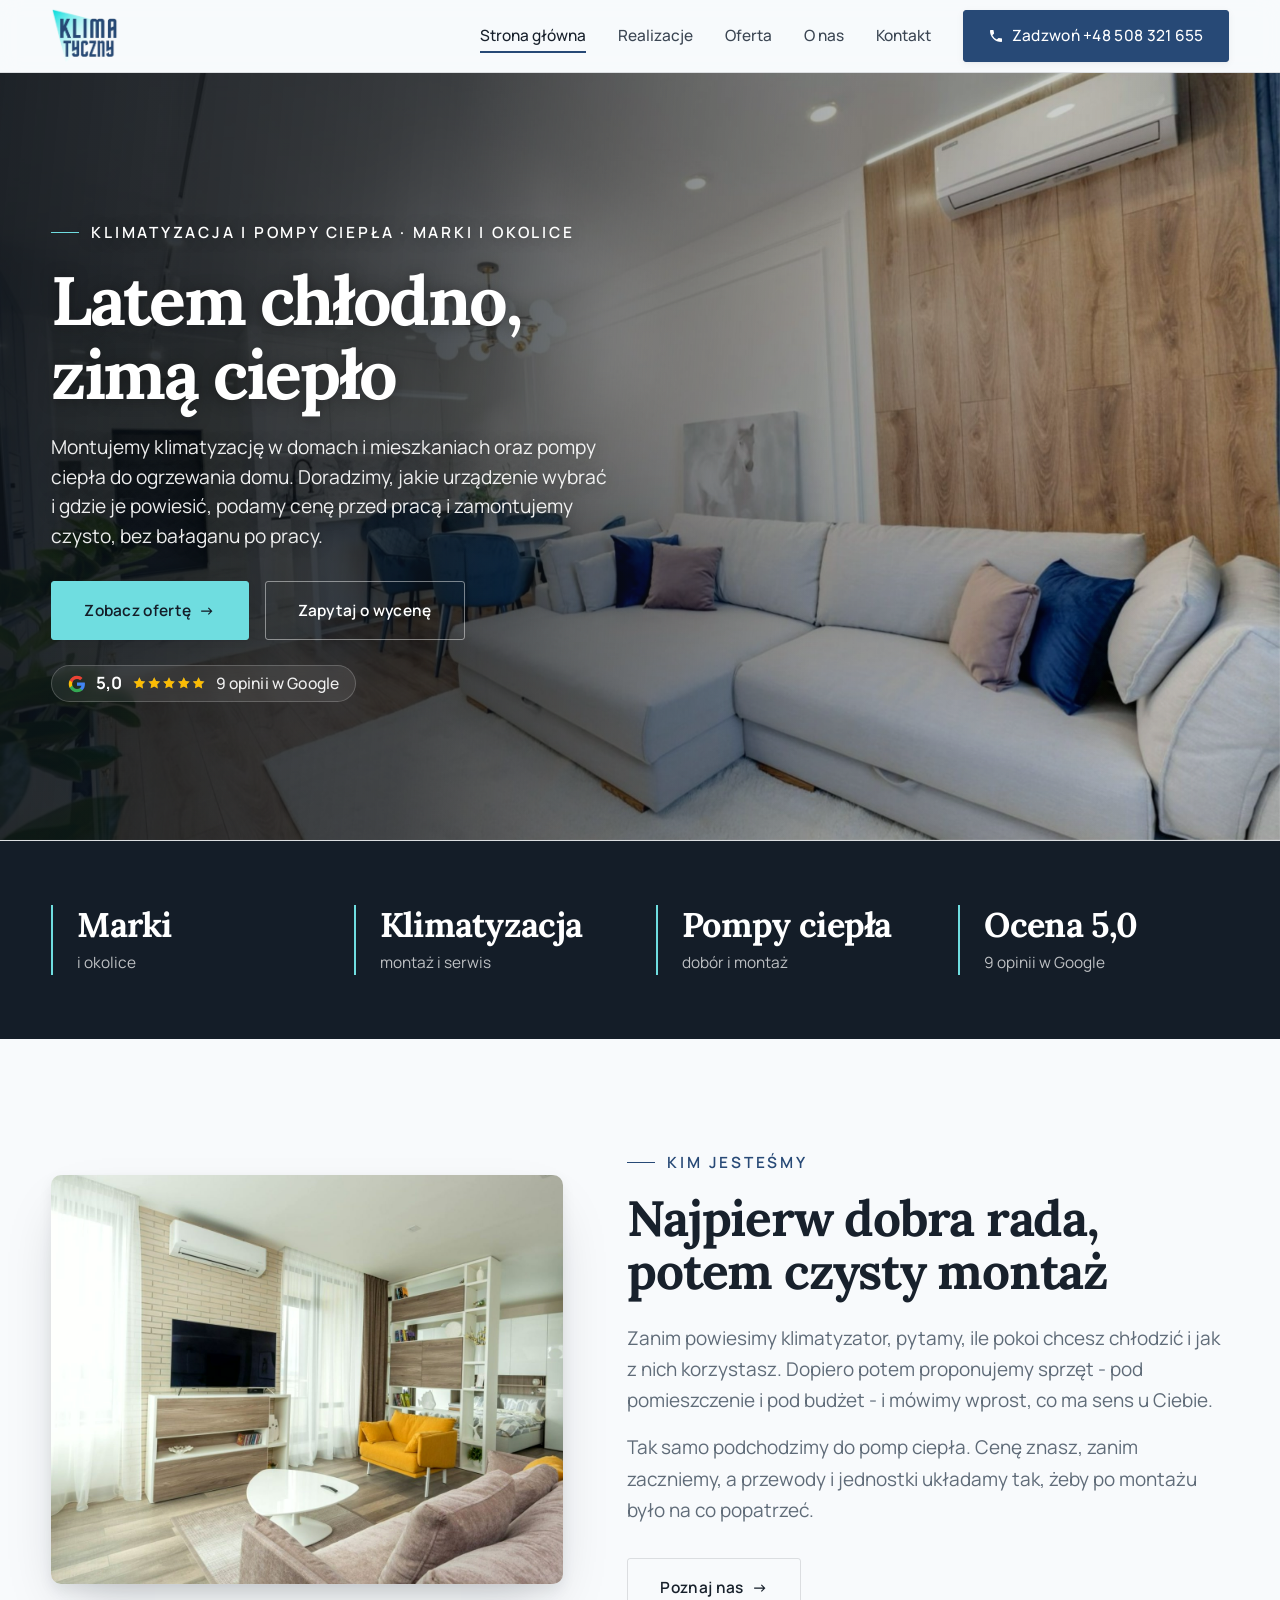
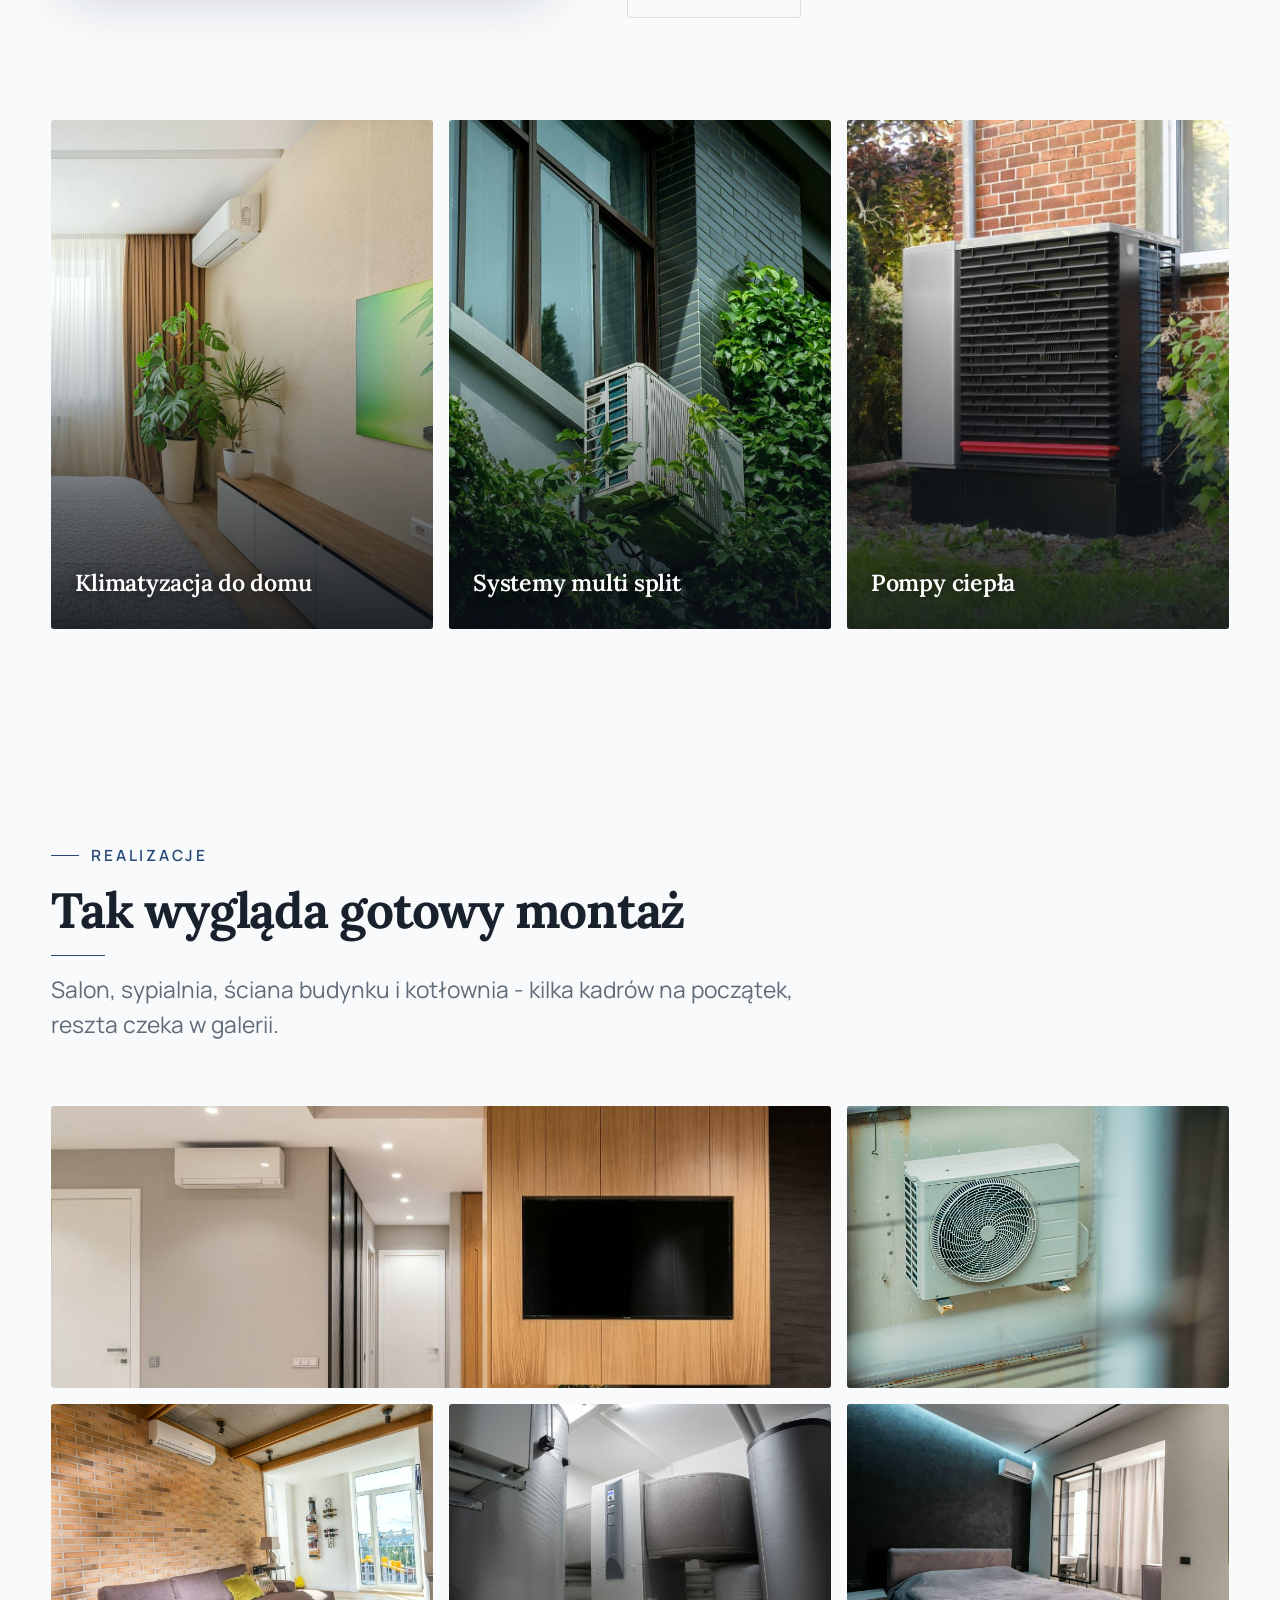
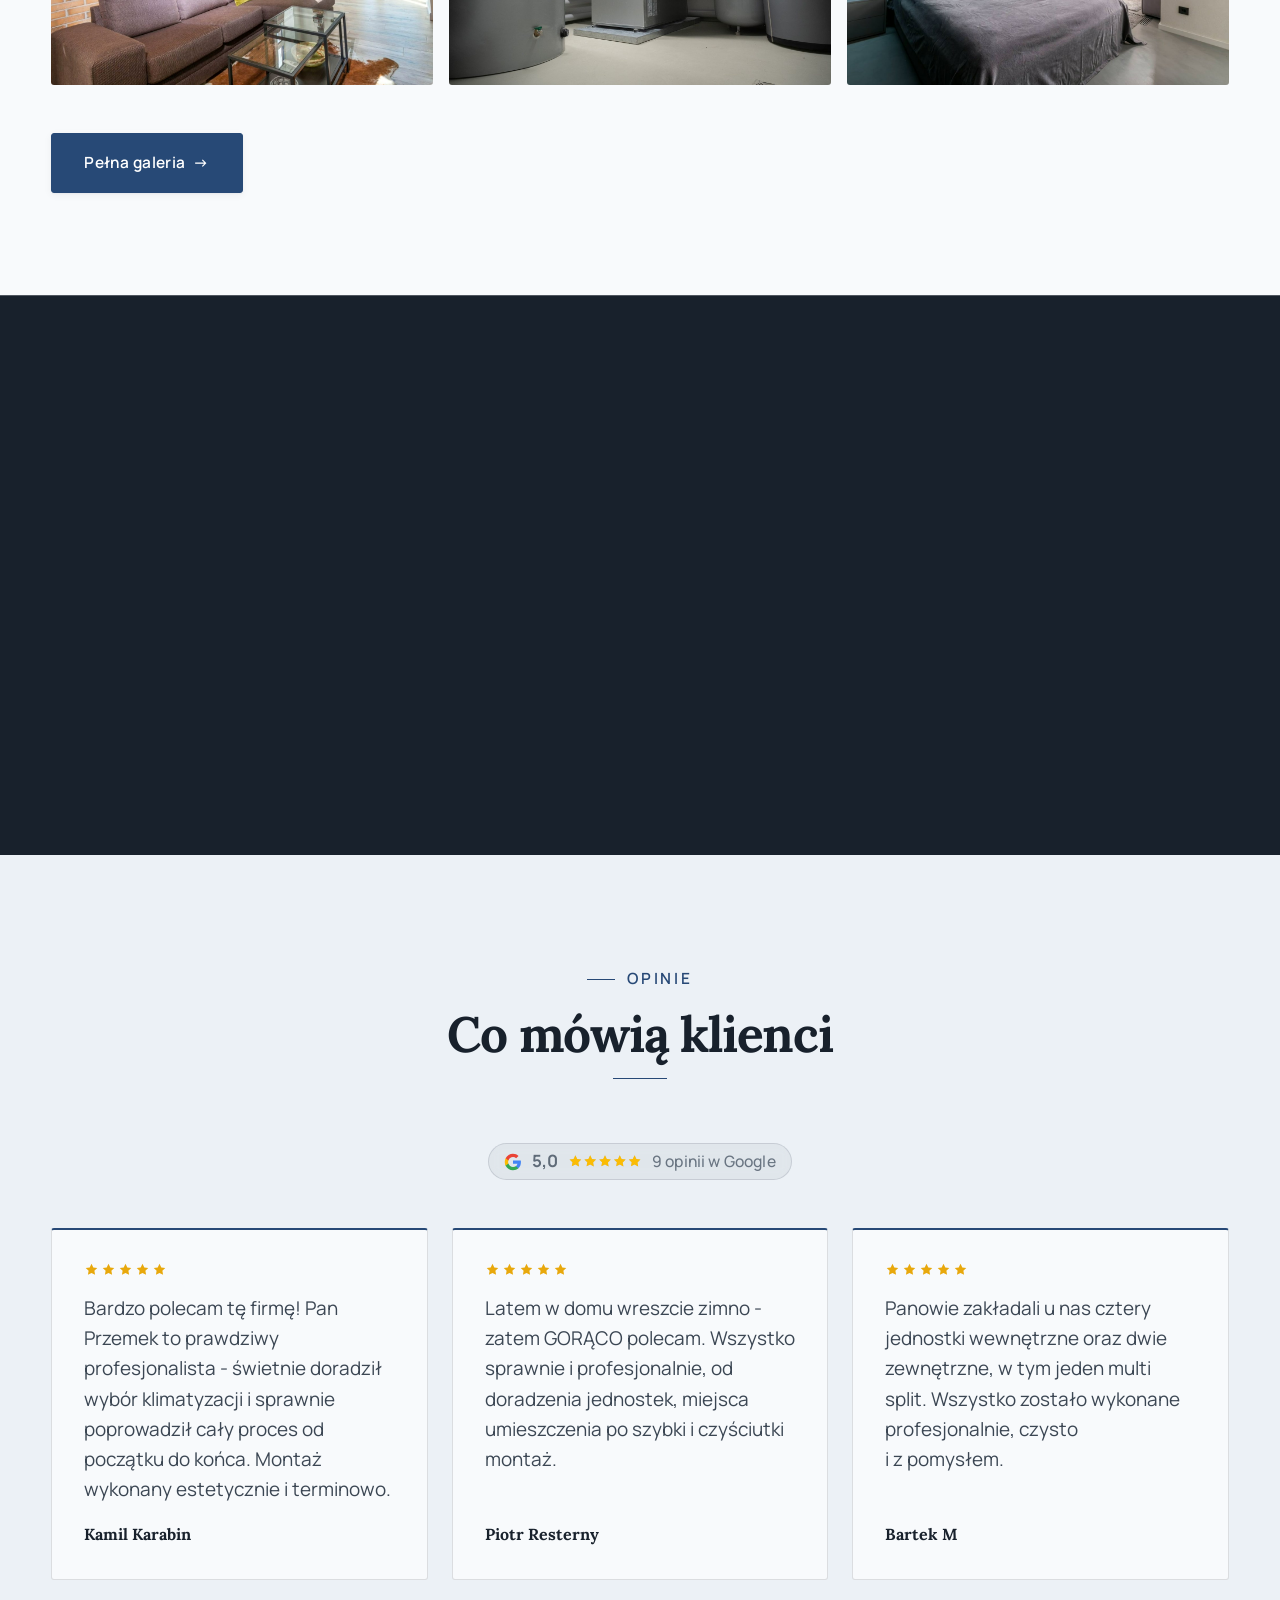
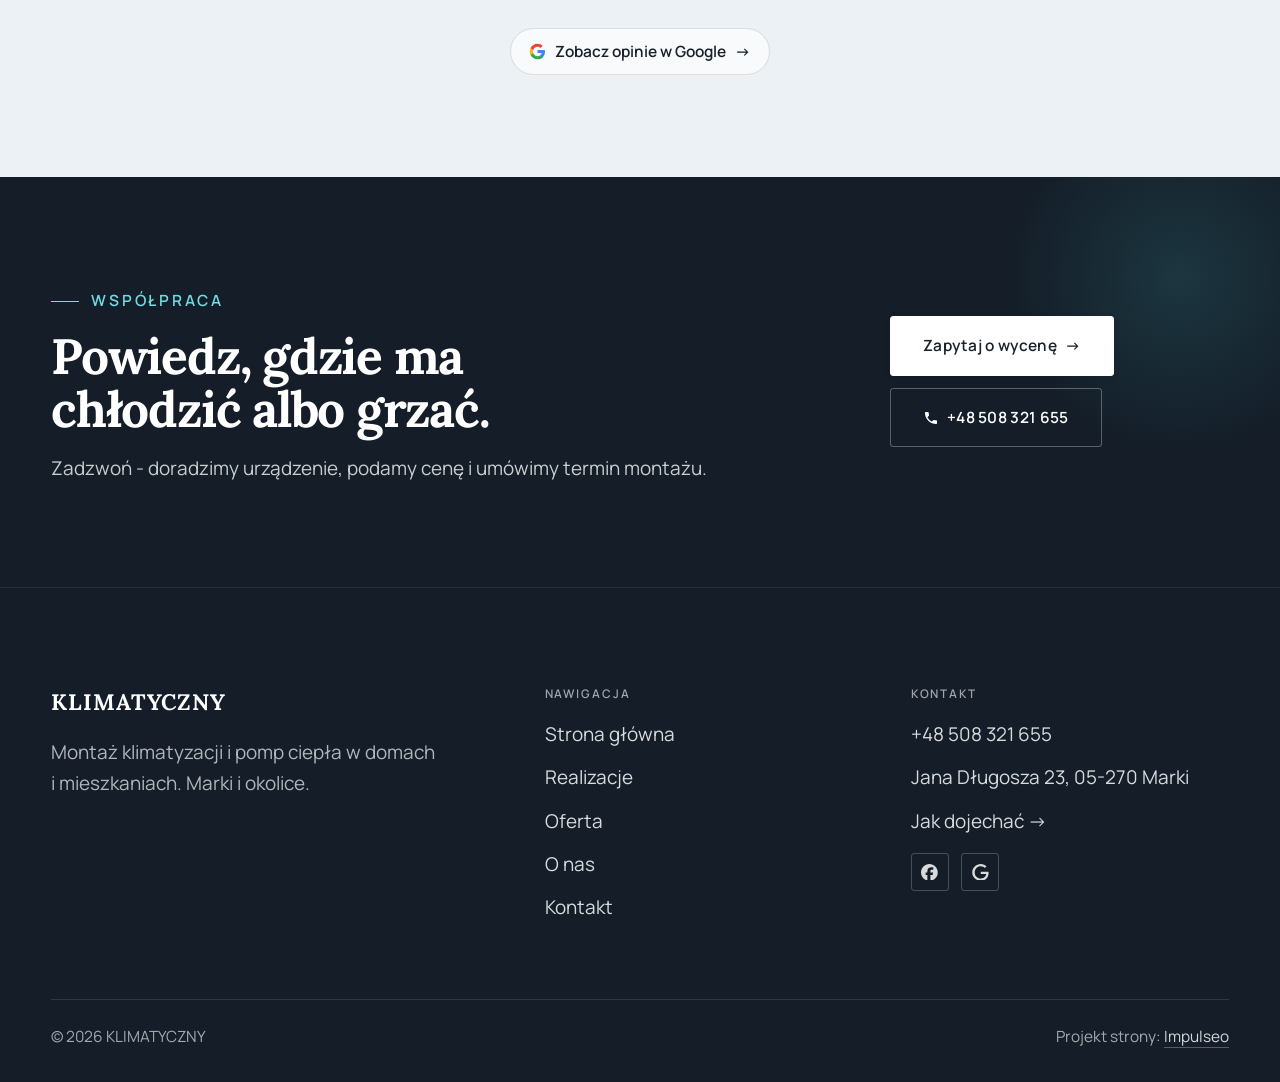
<file: index.html>
<!DOCTYPE html>
<html lang="pl">
<head>
<meta charset="UTF-8">
<meta name="viewport" content="width=device-width, initial-scale=1.0">
<title>KLIMATYCZNY - Klimatyzacja i pompy ciepła · Marki</title>
<meta name="description" content="KLIMATYCZNY - montaż klimatyzacji i pomp ciepła w domach i mieszkaniach, Marki i okolice. Dobór urządzeń, systemy multi split, przeglądy. Ocena 5,0 w Google. Zadzwoń: 508 321 655.">
<link rel="canonical" href="https://impulseo-pl.github.io/klimatyczny/">
<meta name="robots" content="noindex, nofollow">
<meta property="og:type" content="website">
<meta property="og:locale" content="pl_PL">
<meta property="og:site_name" content="KLIMATYCZNY">
<meta property="og:title" content="KLIMATYCZNY - Klimatyzacja i pompy ciepła · Marki">
<meta property="og:description" content="KLIMATYCZNY - montaż klimatyzacji i pomp ciepła w domach i mieszkaniach, Marki i okolice. Dobór urządzeń, systemy multi split, przeglądy. Ocena 5,0 w Google. Zadzwoń: 508 321 655.">
<meta property="og:url" content="https://impulseo-pl.github.io/klimatyczny/">
<meta property="og:image" content="https://impulseo-pl.github.io/klimatyczny/img/og.jpg">
<meta property="og:image:width" content="1200">
<meta property="og:image:height" content="630">
<meta name="twitter:card" content="summary_large_image">
<script type="application/ld+json">{"@context": "https://schema.org", "@type": "LocalBusiness", "name": "KLIMATYCZNY", "url": "https://impulseo-pl.github.io/klimatyczny/", "telephone": "+48508321655", "image": "https://impulseo-pl.github.io/klimatyczny/img/og.jpg", "areaServed": "Marki", "address": {"@type": "PostalAddress", "streetAddress": "Jana Długosza 23", "postalCode": "05-270", "addressLocality": "Marki", "addressCountry": "PL"}, "sameAs": ["https://maps.google.com/?cid=7568874003656651085&g_mp=Cidnb29nbGUubWFwcy5wbGFjZXMudjEuUGxhY2VzLlNlYXJjaFRleHQQAhgEIAA", "https://www.facebook.com/p/KlimaTyczny-100090193793547/"]}</script>
<link rel="preconnect" href="https://fonts.googleapis.com">
<link rel="preconnect" href="https://fonts.gstatic.com" crossorigin>
<link href="https://fonts.googleapis.com/css2?family=Lora:wght@500;600;700&family=Manrope:wght@400;500;600;700&display=swap" rel="stylesheet">
<link rel="preload" as="image" href="img/hero.jpg" fetchpriority="high">
<link rel="stylesheet" href="assets/styles.css?v=20261126">
</head>
<body>

<header class="nav">
  <div class="wrap nav-inner">
    <a class="brand brand-has-logo" href="index.html" aria-label="KLIMATYCZNY - strona główna"><img class="brand-logo" src="img/logo.png" alt="KLIMATYCZNY" width="587" height="493"></a>
    <nav class="nav-links" id="menu">
      <a href="index.html" class="active" aria-current="page">Strona główna</a>
      <a href="realizacje.html">Realizacje</a>
      <a href="oferta.html">Oferta</a>
      <a href="o-nas.html">O nas</a>
      <a href="kontakt.html">Kontakt</a>
      <a href="tel:+48508321655" class="btn btn-accent"><svg class="ico-tel" width="16" height="16" viewBox="0 0 24 24" fill="none" aria-hidden="true"><path d="M6.6 10.8a15.5 15.5 0 0 0 6.6 6.6l2.2-2.2a1 1 0 0 1 1-.24 11.4 11.4 0 0 0 3.6.58 1 1 0 0 1 1 1V20a1 1 0 0 1-1 1A17 17 0 0 1 3 4a1 1 0 0 1 1-1h3.5a1 1 0 0 1 1 1c0 1.25.2 2.46.58 3.6a1 1 0 0 1-.25 1l-2.23 2.2Z" fill="currentColor"/></svg> Zadzwoń +48 508 321 655</a>
    </nav>
    <button class="nav-toggle" aria-label="Menu" aria-controls="menu"><span></span><span></span><span></span></button>
  </div>
</header>

<section class="hero-cine">
  <img src="img/hero.jpg" alt="Jasny salon z klimatyzatorem na drewnianej ścianie" fetchpriority="high">
  <div class="wrap">
    <div class="hero-copy">
      <span class="eyebrow"><span>Klimatyzacja i pompy ciepła<span class="eb-sep"> · </span><span class="eb-2">Marki i okolice</span></span></span>
      <h1>Latem chłodno,<br>zimą ciepło</h1>
      <p class="lead">Montujemy klimatyzację w domach i mieszkaniach oraz pompy ciepła do ogrzewania domu. Doradzimy, jakie urządzenie wybrać i gdzie je powiesić, podamy cenę przed pracą i zamontujemy czysto, bez bałaganu po pracy.</p>
      <div class="hero-actions">
        <a href="oferta.html" class="btn btn-cool">Zobacz ofertę <span class="arr">→</span></a>
        <a href="kontakt.html" class="btn btn-ghost btn-on-dark">Zapytaj o wycenę</a>
      </div>
      <div class="hero-trust"><span class="g-badge"><svg class="gb-ico" viewBox="0 0 24 24" width="18" height="18" aria-hidden="true"><path fill="#4285F4" d="M22.56 12.25c0-.78-.07-1.53-.2-2.25H12v4.26h5.92c-.26 1.37-1.04 2.53-2.21 3.31v2.77h3.57c2.08-1.92 3.28-4.74 3.28-8.09z"/><path fill="#34A853" d="M12 23c2.97 0 5.46-.98 7.28-2.66l-3.57-2.77c-.98.66-2.23 1.06-3.71 1.06-2.86 0-5.29-1.93-6.16-4.53H2.18v2.84C3.99 20.53 7.7 23 12 23z"/><path fill="#FBBC05" d="M5.84 14.09c-.22-.66-.35-1.36-.35-2.09s.13-1.43.35-2.09V7.07H2.18C1.43 8.55 1 10.22 1 12s.43 3.45 1.18 4.93l2.85-2.22.81-.62z"/><path fill="#EA4335" d="M12 5.38c1.62 0 3.06.56 4.21 1.64l3.15-3.15C17.45 2.09 14.97 1 12 1 7.7 1 3.99 3.47 2.18 7.07l3.66 2.84c.87-2.6 3.3-4.53 6.16-4.53z"/></svg><b class="gb-ocena">5,0</b><svg class="gb-stars" viewBox="0 0 90 18" width="74" height="14.8" aria-hidden="true"><g fill="currentColor" opacity=".26"><path transform="translate(0,0)" d="M9 1.6l2.2 4.46 4.92.72-3.56 3.47.84 4.9L9 12.74l-4.4 2.31.84-4.9L1.88 6.68l4.92-.72L9 1.6Z"/><path transform="translate(18,0)" d="M9 1.6l2.2 4.46 4.92.72-3.56 3.47.84 4.9L9 12.74l-4.4 2.31.84-4.9L1.88 6.68l4.92-.72L9 1.6Z"/><path transform="translate(36,0)" d="M9 1.6l2.2 4.46 4.92.72-3.56 3.47.84 4.9L9 12.74l-4.4 2.31.84-4.9L1.88 6.68l4.92-.72L9 1.6Z"/><path transform="translate(54,0)" d="M9 1.6l2.2 4.46 4.92.72-3.56 3.47.84 4.9L9 12.74l-4.4 2.31.84-4.9L1.88 6.68l4.92-.72L9 1.6Z"/><path transform="translate(72,0)" d="M9 1.6l2.2 4.46 4.92.72-3.56 3.47.84 4.9L9 12.74l-4.4 2.31.84-4.9L1.88 6.68l4.92-.72L9 1.6Z"/></g><clipPath id="gs-hero"><rect x="0" y="0" width="90.0" height="18"/></clipPath><g fill="#FBBC04" clip-path="url(#gs-hero)"><path transform="translate(0,0)" d="M9 1.6l2.2 4.46 4.92.72-3.56 3.47.84 4.9L9 12.74l-4.4 2.31.84-4.9L1.88 6.68l4.92-.72L9 1.6Z"/><path transform="translate(18,0)" d="M9 1.6l2.2 4.46 4.92.72-3.56 3.47.84 4.9L9 12.74l-4.4 2.31.84-4.9L1.88 6.68l4.92-.72L9 1.6Z"/><path transform="translate(36,0)" d="M9 1.6l2.2 4.46 4.92.72-3.56 3.47.84 4.9L9 12.74l-4.4 2.31.84-4.9L1.88 6.68l4.92-.72L9 1.6Z"/><path transform="translate(54,0)" d="M9 1.6l2.2 4.46 4.92.72-3.56 3.47.84 4.9L9 12.74l-4.4 2.31.84-4.9L1.88 6.68l4.92-.72L9 1.6Z"/><path transform="translate(72,0)" d="M9 1.6l2.2 4.46 4.92.72-3.56 3.47.84 4.9L9 12.74l-4.4 2.31.84-4.9L1.88 6.68l4.92-.72L9 1.6Z"/></g></svg><span class="gb-txt">9 opinii w Google</span></span></div>
    </div>
  </div>
</section>
<section class="strip">
  <div class="wrap">
    <div class="item reveal"><div class="k">Marki</div><div class="v">i okolice</div></div>
    <div class="item reveal"><div class="k">Klimatyzacja</div><div class="v">montaż i serwis</div></div>
    <div class="item reveal"><div class="k">Pompy ciepła</div><div class="v">dobór i montaż</div></div>
    <div class="item reveal"><div class="k">Ocena 5,0</div><div class="v">9 opinii w Google</div></div>
  </div>
</section>
<section>
  <div class="wrap split">
    <div class="split-art reveal"><img src="img/about.jpg" alt="Salon z klimatyzatorem nad telewizorem"></div>
    <div class="split-copy reveal">
      <span class="eyebrow">Kim jesteśmy</span>
      <h2>Najpierw dobra rada, potem czysty montaż</h2>
      <p class="muted">Zanim powiesimy klimatyzator, pytamy, ile pokoi chcesz chłodzić i jak z nich korzystasz. Dopiero potem proponujemy sprzęt - pod pomieszczenie i pod budżet - i mówimy wprost, co ma sens u Ciebie.</p>
      <p class="muted">Tak samo podchodzimy do pomp ciepła. Cenę znasz, zanim zaczniemy, a przewody i jednostki układamy tak, żeby po montażu było na co popatrzeć.</p>
      <a href="o-nas.html" class="btn btn-ghost">Poznaj nas <span class="arr">→</span></a>
    </div>
  </div>
</section>
<section class="gateways-band">
  <div class="wrap">
    <div class="gateways">
      <a href="oferta.html" class="gateway reveal"><img src="img/g3.jpg" alt="Klimatyzator ścienny w sypialni" loading="lazy" style="object-position:100% 50%"><span class="g-ttl">Klimatyzacja do domu</span></a>
      <a href="oferta.html" class="gateway reveal"><img src="img/g4.jpg" alt="Jednostka zewnętrzna klimatyzacji na elewacji porośniętej bluszczem" loading="lazy" style="object-position:72% 50%"><span class="g-ttl">Systemy multi split</span></a>
      <a href="oferta.html" class="gateway reveal"><img src="img/g11.jpg" alt="Pompa ciepła przy ceglanym domu" loading="lazy" style="object-position:56% 50%"><span class="g-ttl">Pompy ciepła</span></a>
    </div>
  </div>
</section>
<section>
  <div class="wrap">
    <div class="head reveal">
      <span class="eyebrow">Realizacje</span>
      <h2>Tak wygląda gotowy montaż</h2>
      <p>Salon, sypialnia, ściana budynku i kotłownia - kilka kadrów na początek, reszta czeka w galerii.</p>
    </div>
    <div class="gallery">
      <div class="tile t-two3 pos-g9 reveal"><img src="img/g9.jpg" alt="Klimatyzator ścienny w salonie z drewnianą zabudową" loading="lazy"><div class="cap">Salon z zabudową z drewna</div></div>
      <div class="tile t-third reveal"><img src="img/g1.jpg" alt="Jednostka zewnętrzna klimatyzacji na ścianie budynku" loading="lazy"><div class="cap">Agregat na ścianie budynku</div></div>
      <div class="tile t-third pos-top-l reveal"><img src="img/g8.jpg" alt="Klimatyzator w salonie z ceglaną ścianą" loading="lazy"><div class="cap">Mieszkanie z cegłą na ścianie</div></div>
      <div class="tile t-third reveal"><img src="img/g12.jpg" alt="Pompa ciepła i zasobniki w pomieszczeniu technicznym" loading="lazy"><div class="cap">Kotłownia z pompą ciepła</div></div>
      <div class="tile t-third pos-g7 reveal"><img src="img/g7.jpg" alt="Klimatyzator ścienny w ciemnej sypialni" loading="lazy"><div class="cap">Sypialnia w ciemnych kolorach</div></div>
    </div>
    <div class="gallery-more reveal"><a href="realizacje.html" class="btn btn-accent">Pełna galeria <span class="arr">→</span></a></div>
  </div>
</section>
<section class="stopklatka" aria-hidden="true">
  <div class="stk-bg" style="background-image:url(img/g5.jpg)"></div>
</section>
<section class="opinie">
  <div class="wrap">
    <div class="head center reveal">
      <span class="eyebrow">Opinie</span>
      <h2>Co mówią klienci</h2>
    </div>
    <p class="op-meta reveal"><span class="g-badge"><svg class="gb-ico" viewBox="0 0 24 24" width="18" height="18" aria-hidden="true"><path fill="#4285F4" d="M22.56 12.25c0-.78-.07-1.53-.2-2.25H12v4.26h5.92c-.26 1.37-1.04 2.53-2.21 3.31v2.77h3.57c2.08-1.92 3.28-4.74 3.28-8.09z"/><path fill="#34A853" d="M12 23c2.97 0 5.46-.98 7.28-2.66l-3.57-2.77c-.98.66-2.23 1.06-3.71 1.06-2.86 0-5.29-1.93-6.16-4.53H2.18v2.84C3.99 20.53 7.7 23 12 23z"/><path fill="#FBBC05" d="M5.84 14.09c-.22-.66-.35-1.36-.35-2.09s.13-1.43.35-2.09V7.07H2.18C1.43 8.55 1 10.22 1 12s.43 3.45 1.18 4.93l2.85-2.22.81-.62z"/><path fill="#EA4335" d="M12 5.38c1.62 0 3.06.56 4.21 1.64l3.15-3.15C17.45 2.09 14.97 1 12 1 7.7 1 3.99 3.47 2.18 7.07l3.66 2.84c.87-2.6 3.3-4.53 6.16-4.53z"/></svg><b class="gb-ocena">5,0</b><svg class="gb-stars" viewBox="0 0 90 18" width="74" height="14.8" aria-hidden="true"><g fill="currentColor" opacity=".26"><path transform="translate(0,0)" d="M9 1.6l2.2 4.46 4.92.72-3.56 3.47.84 4.9L9 12.74l-4.4 2.31.84-4.9L1.88 6.68l4.92-.72L9 1.6Z"/><path transform="translate(18,0)" d="M9 1.6l2.2 4.46 4.92.72-3.56 3.47.84 4.9L9 12.74l-4.4 2.31.84-4.9L1.88 6.68l4.92-.72L9 1.6Z"/><path transform="translate(36,0)" d="M9 1.6l2.2 4.46 4.92.72-3.56 3.47.84 4.9L9 12.74l-4.4 2.31.84-4.9L1.88 6.68l4.92-.72L9 1.6Z"/><path transform="translate(54,0)" d="M9 1.6l2.2 4.46 4.92.72-3.56 3.47.84 4.9L9 12.74l-4.4 2.31.84-4.9L1.88 6.68l4.92-.72L9 1.6Z"/><path transform="translate(72,0)" d="M9 1.6l2.2 4.46 4.92.72-3.56 3.47.84 4.9L9 12.74l-4.4 2.31.84-4.9L1.88 6.68l4.92-.72L9 1.6Z"/></g><clipPath id="gs-opinie"><rect x="0" y="0" width="90.0" height="18"/></clipPath><g fill="#FBBC04" clip-path="url(#gs-opinie)"><path transform="translate(0,0)" d="M9 1.6l2.2 4.46 4.92.72-3.56 3.47.84 4.9L9 12.74l-4.4 2.31.84-4.9L1.88 6.68l4.92-.72L9 1.6Z"/><path transform="translate(18,0)" d="M9 1.6l2.2 4.46 4.92.72-3.56 3.47.84 4.9L9 12.74l-4.4 2.31.84-4.9L1.88 6.68l4.92-.72L9 1.6Z"/><path transform="translate(36,0)" d="M9 1.6l2.2 4.46 4.92.72-3.56 3.47.84 4.9L9 12.74l-4.4 2.31.84-4.9L1.88 6.68l4.92-.72L9 1.6Z"/><path transform="translate(54,0)" d="M9 1.6l2.2 4.46 4.92.72-3.56 3.47.84 4.9L9 12.74l-4.4 2.31.84-4.9L1.88 6.68l4.92-.72L9 1.6Z"/><path transform="translate(72,0)" d="M9 1.6l2.2 4.46 4.92.72-3.56 3.47.84 4.9L9 12.74l-4.4 2.31.84-4.9L1.88 6.68l4.92-.72L9 1.6Z"/></g></svg><span class="gb-txt">9 opinii w Google</span></span></p>
    <div class="opinie-grid">
      <figure class="op-card reveal"><span class="op-star" role="img" aria-label="Ocena: 5 na 5"><svg class="ico-star" width="15" height="15" viewBox="0 0 24 24" aria-hidden="true"><path d="M12 2.8l2.85 5.8 6.4.93-4.63 4.5 1.1 6.37L12 17.4l-5.72 3 1.1-6.37-4.63-4.5 6.4-.93L12 2.8Z" fill="currentColor"/></svg><svg class="ico-star" width="15" height="15" viewBox="0 0 24 24" aria-hidden="true"><path d="M12 2.8l2.85 5.8 6.4.93-4.63 4.5 1.1 6.37L12 17.4l-5.72 3 1.1-6.37-4.63-4.5 6.4-.93L12 2.8Z" fill="currentColor"/></svg><svg class="ico-star" width="15" height="15" viewBox="0 0 24 24" aria-hidden="true"><path d="M12 2.8l2.85 5.8 6.4.93-4.63 4.5 1.1 6.37L12 17.4l-5.72 3 1.1-6.37-4.63-4.5 6.4-.93L12 2.8Z" fill="currentColor"/></svg><svg class="ico-star" width="15" height="15" viewBox="0 0 24 24" aria-hidden="true"><path d="M12 2.8l2.85 5.8 6.4.93-4.63 4.5 1.1 6.37L12 17.4l-5.72 3 1.1-6.37-4.63-4.5 6.4-.93L12 2.8Z" fill="currentColor"/></svg><svg class="ico-star" width="15" height="15" viewBox="0 0 24 24" aria-hidden="true"><path d="M12 2.8l2.85 5.8 6.4.93-4.63 4.5 1.1 6.37L12 17.4l-5.72 3 1.1-6.37-4.63-4.5 6.4-.93L12 2.8Z" fill="currentColor"/></svg></span><blockquote>Bardzo polecam tę firmę! Pan Przemek to prawdziwy profesjonalista - świetnie doradził wybór klimatyzacji i sprawnie poprowadził cały proces od początku do końca. Montaż wykonany estetycznie i terminowo.</blockquote><figcaption class="op-autor">Kamil Karabin</figcaption></figure>
      <figure class="op-card reveal"><span class="op-star" role="img" aria-label="Ocena: 5 na 5"><svg class="ico-star" width="15" height="15" viewBox="0 0 24 24" aria-hidden="true"><path d="M12 2.8l2.85 5.8 6.4.93-4.63 4.5 1.1 6.37L12 17.4l-5.72 3 1.1-6.37-4.63-4.5 6.4-.93L12 2.8Z" fill="currentColor"/></svg><svg class="ico-star" width="15" height="15" viewBox="0 0 24 24" aria-hidden="true"><path d="M12 2.8l2.85 5.8 6.4.93-4.63 4.5 1.1 6.37L12 17.4l-5.72 3 1.1-6.37-4.63-4.5 6.4-.93L12 2.8Z" fill="currentColor"/></svg><svg class="ico-star" width="15" height="15" viewBox="0 0 24 24" aria-hidden="true"><path d="M12 2.8l2.85 5.8 6.4.93-4.63 4.5 1.1 6.37L12 17.4l-5.72 3 1.1-6.37-4.63-4.5 6.4-.93L12 2.8Z" fill="currentColor"/></svg><svg class="ico-star" width="15" height="15" viewBox="0 0 24 24" aria-hidden="true"><path d="M12 2.8l2.85 5.8 6.4.93-4.63 4.5 1.1 6.37L12 17.4l-5.72 3 1.1-6.37-4.63-4.5 6.4-.93L12 2.8Z" fill="currentColor"/></svg><svg class="ico-star" width="15" height="15" viewBox="0 0 24 24" aria-hidden="true"><path d="M12 2.8l2.85 5.8 6.4.93-4.63 4.5 1.1 6.37L12 17.4l-5.72 3 1.1-6.37-4.63-4.5 6.4-.93L12 2.8Z" fill="currentColor"/></svg></span><blockquote>Latem w domu wreszcie zimno - zatem GORĄCO polecam. Wszystko sprawnie i profesjonalnie, od doradzenia jednostek, miejsca umieszczenia po szybki i czyściutki montaż.</blockquote><figcaption class="op-autor">Piotr Resterny</figcaption></figure>
      <figure class="op-card reveal"><span class="op-star" role="img" aria-label="Ocena: 5 na 5"><svg class="ico-star" width="15" height="15" viewBox="0 0 24 24" aria-hidden="true"><path d="M12 2.8l2.85 5.8 6.4.93-4.63 4.5 1.1 6.37L12 17.4l-5.72 3 1.1-6.37-4.63-4.5 6.4-.93L12 2.8Z" fill="currentColor"/></svg><svg class="ico-star" width="15" height="15" viewBox="0 0 24 24" aria-hidden="true"><path d="M12 2.8l2.85 5.8 6.4.93-4.63 4.5 1.1 6.37L12 17.4l-5.72 3 1.1-6.37-4.63-4.5 6.4-.93L12 2.8Z" fill="currentColor"/></svg><svg class="ico-star" width="15" height="15" viewBox="0 0 24 24" aria-hidden="true"><path d="M12 2.8l2.85 5.8 6.4.93-4.63 4.5 1.1 6.37L12 17.4l-5.72 3 1.1-6.37-4.63-4.5 6.4-.93L12 2.8Z" fill="currentColor"/></svg><svg class="ico-star" width="15" height="15" viewBox="0 0 24 24" aria-hidden="true"><path d="M12 2.8l2.85 5.8 6.4.93-4.63 4.5 1.1 6.37L12 17.4l-5.72 3 1.1-6.37-4.63-4.5 6.4-.93L12 2.8Z" fill="currentColor"/></svg><svg class="ico-star" width="15" height="15" viewBox="0 0 24 24" aria-hidden="true"><path d="M12 2.8l2.85 5.8 6.4.93-4.63 4.5 1.1 6.37L12 17.4l-5.72 3 1.1-6.37-4.63-4.5 6.4-.93L12 2.8Z" fill="currentColor"/></svg></span><blockquote>Panowie zakładali u nas cztery jednostki wewnętrzne oraz dwie zewnętrzne, w tym jeden multi split. Wszystko zostało wykonane profesjonalnie, czysto i z pomysłem.</blockquote><figcaption class="op-autor">Bartek M</figcaption></figure>
    </div>
    <p class="op-meta op-meta-dol reveal"><a class="op-google" href="https://maps.google.com/?cid=7568874003656651085&amp;g_mp=Cidnb29nbGUubWFwcy5wbGFjZXMudjEuUGxhY2VzLlNlYXJjaFRleHQQAhgEIAA" target="_blank" rel="noopener"><svg class="op-g-ico" viewBox="0 0 24 24" width="17" height="17" aria-hidden="true"><path fill="#4285F4" d="M22.56 12.25c0-.78-.07-1.53-.2-2.25H12v4.26h5.92c-.26 1.37-1.04 2.53-2.21 3.31v2.77h3.57c2.08-1.92 3.28-4.74 3.28-8.09z"/><path fill="#34A853" d="M12 23c2.97 0 5.46-.98 7.28-2.66l-3.57-2.77c-.98.66-2.23 1.06-3.71 1.06-2.86 0-5.29-1.93-6.16-4.53H2.18v2.84C3.99 20.53 7.7 23 12 23z"/><path fill="#FBBC05" d="M5.84 14.09c-.22-.66-.35-1.36-.35-2.09s.13-1.43.35-2.09V7.07H2.18C1.43 8.55 1 10.22 1 12s.43 3.45 1.18 4.93l2.85-2.22.81-.62z"/><path fill="#EA4335" d="M12 5.38c1.62 0 3.06.56 4.21 1.64l3.15-3.15C17.45 2.09 14.97 1 12 1 7.7 1 3.99 3.47 2.18 7.07l3.66 2.84c.87-2.6 3.3-4.53 6.16-4.53z"/></svg><span>Zobacz opinie w Google</span><span class="arr">→</span></a></p>
  </div>
</section>
<section class="cta">
  <div class="wrap">
    <div class="reveal">
      <span class="eyebrow">Współpraca</span>
      <h2>Powiedz, gdzie ma chłodzić albo grzać.</h2>
      <p>Zadzwoń - doradzimy urządzenie, podamy cenę i umówimy termin montażu.</p>
    </div>
    <div class="cta-actions reveal">
      <a href="kontakt.html" class="btn btn-light">Zapytaj o wycenę <span class="arr">→</span></a>
      <a href="tel:+48508321655" class="btn btn-ghost btn-on-dark"><svg class="ico-tel" width="16" height="16" viewBox="0 0 24 24" fill="none" aria-hidden="true"><path d="M6.6 10.8a15.5 15.5 0 0 0 6.6 6.6l2.2-2.2a1 1 0 0 1 1-.24 11.4 11.4 0 0 0 3.6.58 1 1 0 0 1 1 1V20a1 1 0 0 1-1 1A17 17 0 0 1 3 4a1 1 0 0 1 1-1h3.5a1 1 0 0 1 1 1c0 1.25.2 2.46.58 3.6a1 1 0 0 1-.25 1l-2.23 2.2Z" fill="currentColor"/></svg> +48 508 321 655</a>
    </div>
  </div>
</section>

<footer>
  <div class="wrap">
    <div class="foot-grid">
      <div class="foot-brand">
        <div class="name">KLIMATYCZNY</div>
        <p>Montaż klimatyzacji i pomp ciepła w domach i mieszkaniach. Marki i okolice.</p>
      </div>
      <div class="foot-col">
        <h4>Nawigacja</h4>
        <a href="index.html">Strona główna</a>
        <a href="realizacje.html">Realizacje</a>
        <a href="oferta.html">Oferta</a>
        <a href="o-nas.html">O nas</a>
        <a href="kontakt.html">Kontakt</a>
      </div>
      <div class="foot-col">
        <h4>Kontakt</h4>
        <a href="tel:+48508321655">+48 508 321 655</a>
        <p>Jana Długosza 23, 05-270 Marki</p>
        <a href="https://maps.google.com/?cid=7568874003656651085&amp;g_mp=Cidnb29nbGUubWFwcy5wbGFjZXMudjEuUGxhY2VzLlNlYXJjaFRleHQQAhgEIAA" target="_blank" rel="noopener">Jak dojechać →</a>
        <div class="foot-soc">
          <a class="soc" href="https://www.facebook.com/p/KlimaTyczny-100090193793547/" target="_blank" rel="noopener" aria-label="Facebook - KLIMATYCZNY"><svg viewBox="0 0 24 24" aria-hidden="true" focusable="false"><path d="M9.101 23.691v-7.98H6.627v-3.667h2.474v-1.58c0-4.085 1.848-5.978 5.858-5.978.401 0 .955.042 1.468.103a8.68 8.68 0 0 1 1.141.195v3.325a8.623 8.623 0 0 0-.653-.036 26.805 26.805 0 0 0-.733-.009c-.707 0-1.259.096-1.675.309a1.686 1.686 0 0 0-.679.622c-.258.42-.374.995-.374 1.752v1.297h3.919l-.386 2.103-.287 1.564h-3.246v8.245C19.396 23.238 24 18.179 24 12.044c0-6.627-5.373-12-12-12s-12 5.373-12 12c0 5.628 3.874 10.35 9.101 11.647Z" fill="currentColor"/></svg></a>
          <a class="soc" href="https://maps.google.com/?cid=7568874003656651085&amp;g_mp=Cidnb29nbGUubWFwcy5wbGFjZXMudjEuUGxhY2VzLlNlYXJjaFRleHQQAhgEIAA" target="_blank" rel="noopener" aria-label="Google - KLIMATYCZNY"><svg viewBox="0 0 24 24" aria-hidden="true" focusable="false"><path d="M12.48 10.92v3.28h7.84c-.24 1.84-.853 3.187-1.787 4.133-1.147 1.147-2.933 2.4-6.053 2.4-4.827 0-8.6-3.893-8.6-8.72s3.773-8.72 8.6-8.72c2.6 0 4.507 1.027 5.907 2.347l2.307-2.307C18.747 1.44 16.133 0 12.48 0 5.867 0 .307 5.387.307 12s5.56 12 12.173 12c3.573 0 6.267-1.173 8.373-3.36 2.16-2.16 2.84-5.213 2.84-7.667 0-.76-.053-1.467-.173-2.053H12.48z" fill="currentColor"/></svg></a>
        </div>
      </div>
    </div>
    <div class="foot-bot">
      <span>© 2026 KLIMATYCZNY</span>
      <span>Projekt strony: <a class="foot-credit" href="https://impulseo.pl" target="_blank" rel="noopener">Impulseo</a></span>
    </div>
  </div>
</footer>
<div class="sticky-call"><a class="sc-call" href="tel:+48508321655"><svg class="ico-tel" width="16" height="16" viewBox="0 0 24 24" fill="none" aria-hidden="true"><path d="M6.6 10.8a15.5 15.5 0 0 0 6.6 6.6l2.2-2.2a1 1 0 0 1 1-.24 11.4 11.4 0 0 0 3.6.58 1 1 0 0 1 1 1V20a1 1 0 0 1-1 1A17 17 0 0 1 3 4a1 1 0 0 1 1-1h3.5a1 1 0 0 1 1 1c0 1.25.2 2.46.58 3.6a1 1 0 0 1-.25 1l-2.23 2.2Z" fill="currentColor"/></svg> Zadzwoń</a><a class="sc-quote" href="kontakt.html">Wycena</a></div>
<div class="demo-wazne" data-do="2026-11-02" data-cykl="3" hidden><svg class="dw-ico" width="13" height="13" viewBox="0 0 24 24" fill="none" aria-hidden="true"><circle cx="12" cy="12" r="8.6" stroke="currentColor" stroke-width="1.8"/><path d="M12 7.2V12l3.3 2" stroke="currentColor" stroke-width="1.8" stroke-linecap="round"/></svg><span class="dw-txt"></span></div>

<script src="assets/main.js?v=20261126"></script>
</body>
</html>
</file>
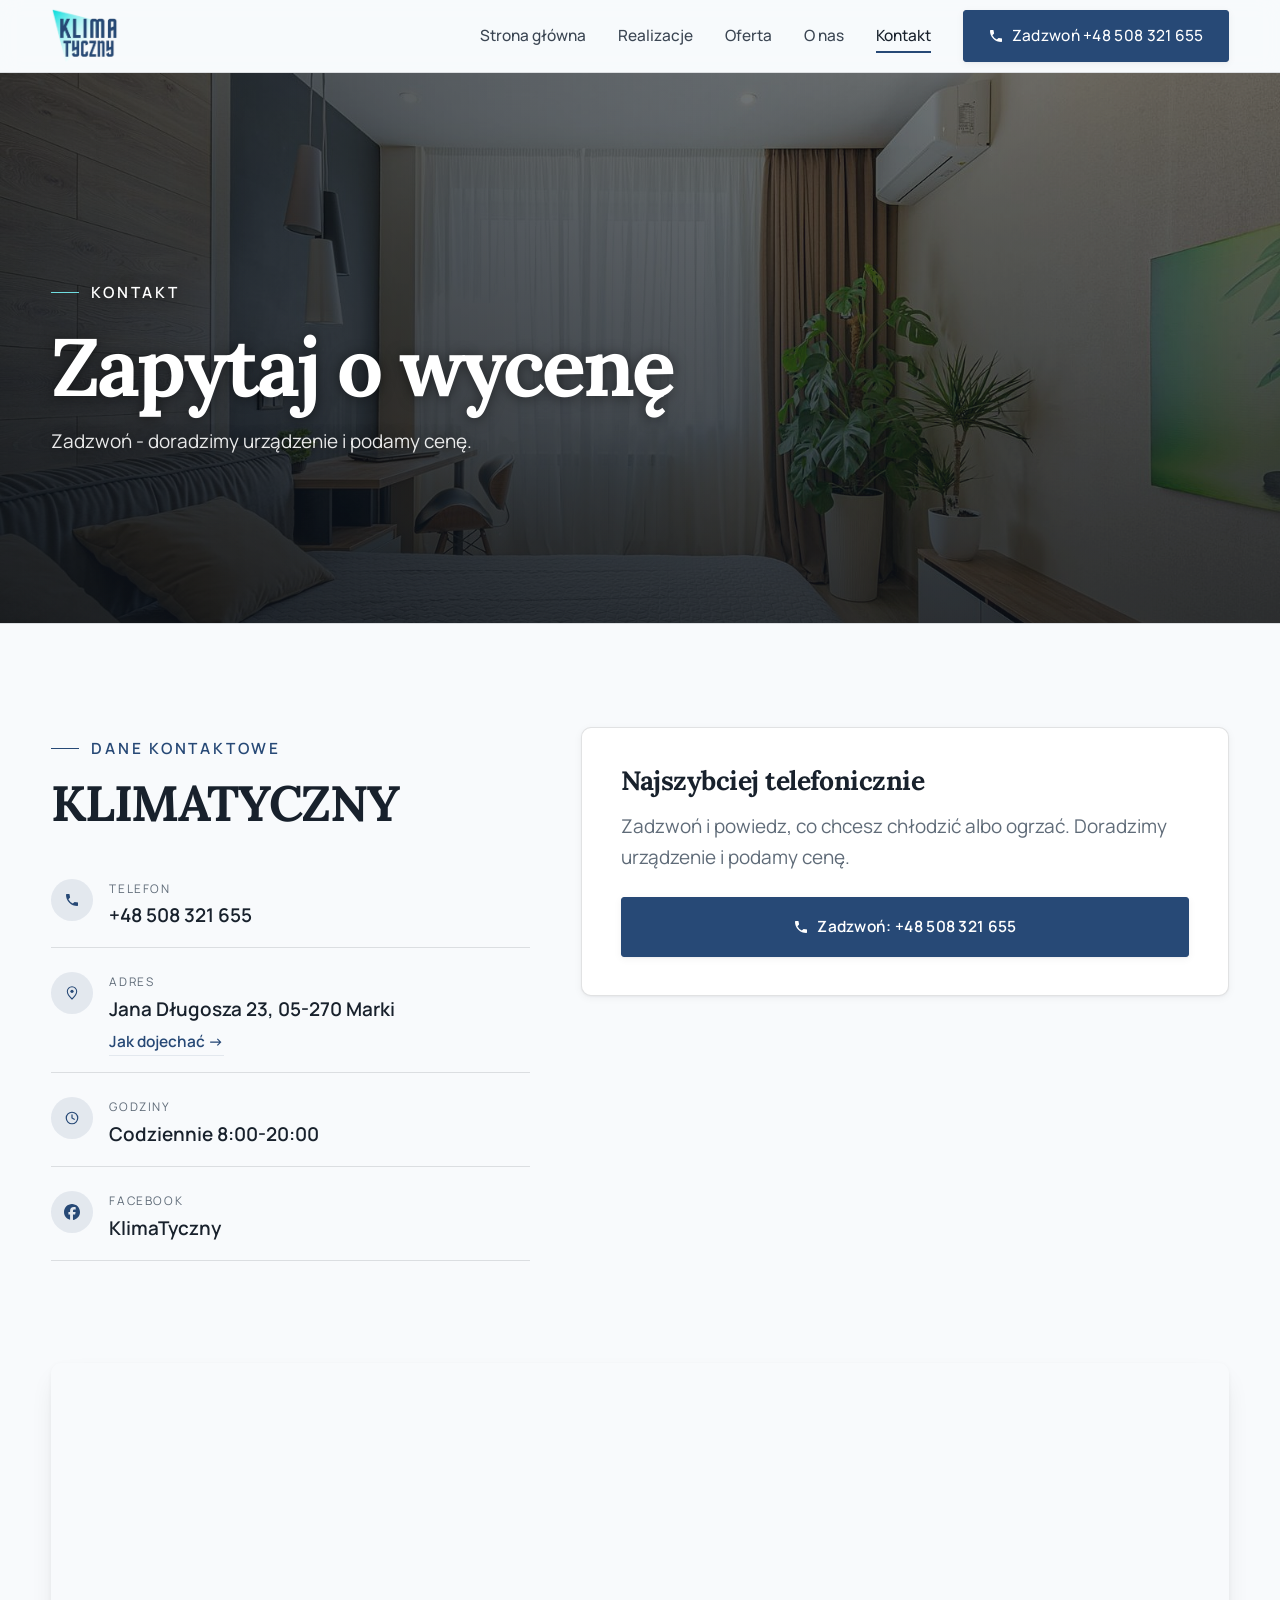
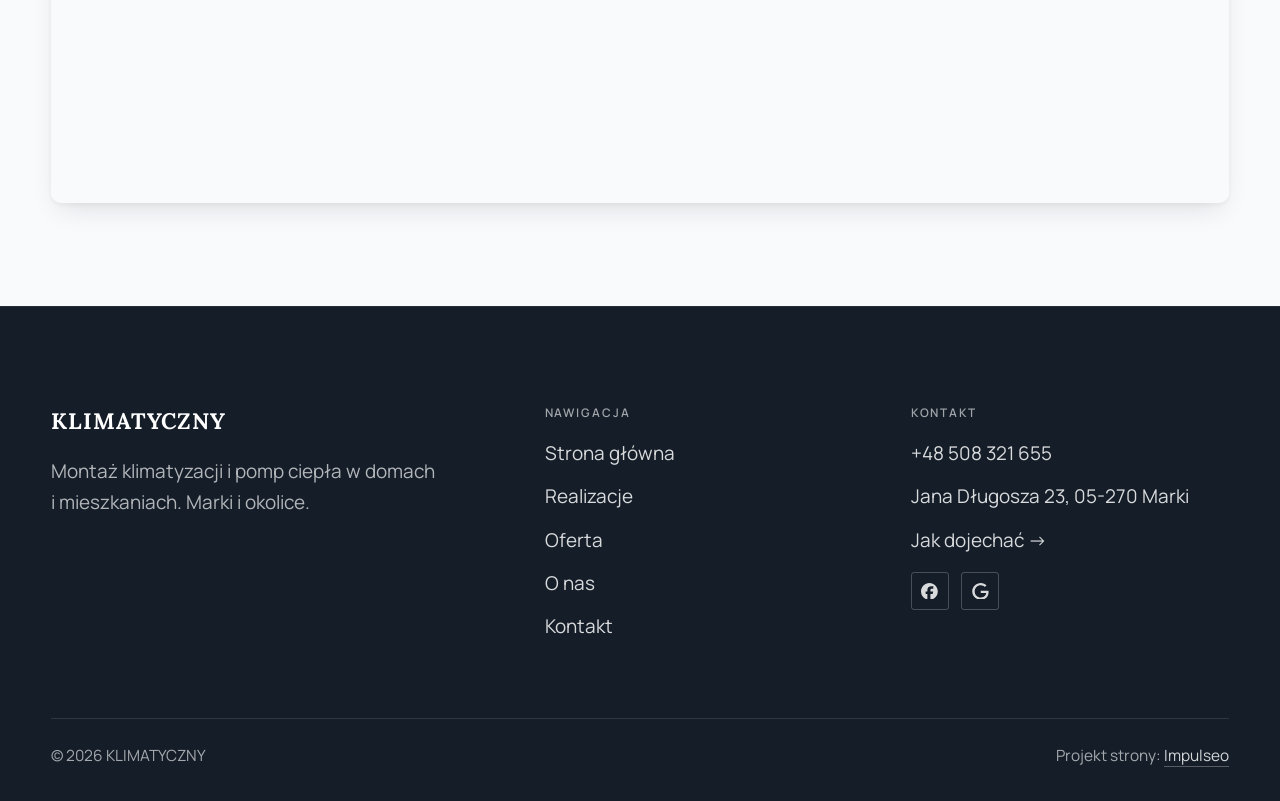
<file: kontakt.html>
<!DOCTYPE html>
<html lang="pl">
<head>
<meta charset="UTF-8">
<meta name="viewport" content="width=device-width, initial-scale=1.0">
<title>Kontakt - KLIMATYCZNY</title>
<meta name="description" content="Kontakt z KLIMATYCZNY: telefon +48 508 321 655, Jana Długosza 23, 05-270 Marki. Codziennie 8:00-20:00. Zadzwoń po wycenę klimatyzacji lub pompy ciepła.">
<link rel="canonical" href="https://impulseo-pl.github.io/klimatyczny/kontakt.html">
<meta name="robots" content="noindex, nofollow">
<meta property="og:type" content="website">
<meta property="og:locale" content="pl_PL">
<meta property="og:site_name" content="KLIMATYCZNY">
<meta property="og:title" content="Kontakt - KLIMATYCZNY">
<meta property="og:description" content="Kontakt z KLIMATYCZNY: telefon +48 508 321 655, Jana Długosza 23, 05-270 Marki. Codziennie 8:00-20:00. Zadzwoń po wycenę klimatyzacji lub pompy ciepła.">
<meta property="og:url" content="https://impulseo-pl.github.io/klimatyczny/kontakt.html">
<meta property="og:image" content="https://impulseo-pl.github.io/klimatyczny/img/og.jpg">
<meta property="og:image:width" content="1200">
<meta property="og:image:height" content="630">
<meta name="twitter:card" content="summary_large_image">
<link rel="preconnect" href="https://fonts.googleapis.com">
<link rel="preconnect" href="https://fonts.gstatic.com" crossorigin>
<link href="https://fonts.googleapis.com/css2?family=Lora:wght@500;600;700&family=Manrope:wght@400;500;600;700&display=swap" rel="stylesheet">
<link rel="stylesheet" href="assets/styles.css?v=20261126">
</head>
<body>

<header class="nav">
  <div class="wrap nav-inner">
    <a class="brand brand-has-logo" href="index.html" aria-label="KLIMATYCZNY - strona główna"><img class="brand-logo" src="img/logo.png" alt="KLIMATYCZNY" width="587" height="493"></a>
    <nav class="nav-links" id="menu">
      <a href="index.html">Strona główna</a>
      <a href="realizacje.html">Realizacje</a>
      <a href="oferta.html">Oferta</a>
      <a href="o-nas.html">O nas</a>
      <a href="kontakt.html" class="active" aria-current="page">Kontakt</a>
      <a href="tel:+48508321655" class="btn btn-accent"><svg class="ico-tel" width="16" height="16" viewBox="0 0 24 24" fill="none" aria-hidden="true"><path d="M6.6 10.8a15.5 15.5 0 0 0 6.6 6.6l2.2-2.2a1 1 0 0 1 1-.24 11.4 11.4 0 0 0 3.6.58 1 1 0 0 1 1 1V20a1 1 0 0 1-1 1A17 17 0 0 1 3 4a1 1 0 0 1 1-1h3.5a1 1 0 0 1 1 1c0 1.25.2 2.46.58 3.6a1 1 0 0 1-.25 1l-2.23 2.2Z" fill="currentColor"/></svg> Zadzwoń +48 508 321 655</a>
    </nav>
    <button class="nav-toggle" aria-label="Menu" aria-controls="menu"><span></span><span></span><span></span></button>
  </div>
</header>

<section class="pagehead">
  <img src="img/g3.jpg" alt="Sypialnia z klimatyzatorem ściennym" style="object-position:50% 38%">
  <div class="wrap">
    <span class="eyebrow">Kontakt</span>
    <h1>Zapytaj o wycenę</h1>
    <p>Zadzwoń - doradzimy urządzenie i podamy cenę.</p>
  </div>
</section>
<section>
  <div class="wrap contact-grid">
    <div class="reveal">
      <span class="eyebrow">Dane kontaktowe</span>
      <h2>KLIMATYCZNY</h2>
      <div class="info-list">
        <div class="info-row"><div class="ic"><svg class="ico-tel" width="16" height="16" viewBox="0 0 24 24" fill="none" aria-hidden="true"><path d="M6.6 10.8a15.5 15.5 0 0 0 6.6 6.6l2.2-2.2a1 1 0 0 1 1-.24 11.4 11.4 0 0 0 3.6.58 1 1 0 0 1 1 1V20a1 1 0 0 1-1 1A17 17 0 0 1 3 4a1 1 0 0 1 1-1h3.5a1 1 0 0 1 1 1c0 1.25.2 2.46.58 3.6a1 1 0 0 1-.25 1l-2.23 2.2Z" fill="currentColor"/></svg></div><div><div class="lbl">Telefon</div><a class="val" href="tel:+48508321655">+48 508 321 655</a></div></div>
        <div class="info-row"><div class="ic"><svg class="ico-pin" width="16" height="16" viewBox="0 0 24 24" fill="none" aria-hidden="true"><path d="M12 21s7-6.1 7-11.5A7 7 0 0 0 5 9.5C5 14.9 12 21 12 21Z" stroke="currentColor" stroke-width="1.6" fill="none"/><circle cx="12" cy="9.5" r="2.4" fill="currentColor"/></svg></div><div><div class="lbl">Adres</div><div class="val">Jana Długosza 23, 05-270 Marki</div><a class="sub" href="https://maps.google.com/?cid=7568874003656651085&amp;g_mp=Cidnb29nbGUubWFwcy5wbGFjZXMudjEuUGxhY2VzLlNlYXJjaFRleHQQAhgEIAA" target="_blank" rel="noopener">Jak dojechać →</a></div></div>
        <div class="info-row"><div class="ic"><svg class="ico-zegar" width="16" height="16" viewBox="0 0 24 24" fill="none" aria-hidden="true"><circle cx="12" cy="12" r="8.6" stroke="currentColor" stroke-width="1.8"/><path d="M12 7.2V12l3.3 2" stroke="currentColor" stroke-width="1.8" stroke-linecap="round"/></svg></div><div><div class="lbl">Godziny</div><div class="val">Codziennie 8:00-20:00</div></div></div>
        <div class="info-row"><div class="ic"><svg width="16" height="16" viewBox="0 0 24 24" aria-hidden="true" focusable="false"><path d="M9.101 23.691v-7.98H6.627v-3.667h2.474v-1.58c0-4.085 1.848-5.978 5.858-5.978.401 0 .955.042 1.468.103a8.68 8.68 0 0 1 1.141.195v3.325a8.623 8.623 0 0 0-.653-.036 26.805 26.805 0 0 0-.733-.009c-.707 0-1.259.096-1.675.309a1.686 1.686 0 0 0-.679.622c-.258.42-.374.995-.374 1.752v1.297h3.919l-.386 2.103-.287 1.564h-3.246v8.245C19.396 23.238 24 18.179 24 12.044c0-6.627-5.373-12-12-12s-12 5.373-12 12c0 5.628 3.874 10.35 9.101 11.647Z" fill="currentColor"/></svg></div><div><div class="lbl">Facebook</div><a class="val" href="https://www.facebook.com/p/KlimaTyczny-100090193793547/" target="_blank" rel="noopener">KlimaTyczny</a></div></div>
      </div>
    </div>
    <div class="reveal">
      <div class="form">
        <h3>Najszybciej telefonicznie</h3>
        <p class="muted">Zadzwoń i powiedz, co chcesz chłodzić albo ogrzać. Doradzimy urządzenie i podamy cenę.</p>
        <a href="tel:+48508321655" class="btn btn-accent"><svg class="ico-tel" width="16" height="16" viewBox="0 0 24 24" fill="none" aria-hidden="true"><path d="M6.6 10.8a15.5 15.5 0 0 0 6.6 6.6l2.2-2.2a1 1 0 0 1 1-.24 11.4 11.4 0 0 0 3.6.58 1 1 0 0 1 1 1V20a1 1 0 0 1-1 1A17 17 0 0 1 3 4a1 1 0 0 1 1-1h3.5a1 1 0 0 1 1 1c0 1.25.2 2.46.58 3.6a1 1 0 0 1-.25 1l-2.23 2.2Z" fill="currentColor"/></svg> Zadzwoń: +48 508 321 655</a>
      </div>
    </div>
  </div>
</section>
<section class="map-sec">
  <div class="wrap reveal">
    <iframe class="map" title="KLIMATYCZNY - Jana Długosza 23, Marki" src="https://maps.google.com/maps?q=KLIMATYCZNY%2C%20Jana%20D%C5%82ugosza%2023%2C%2005-270%20Marki&amp;z=15&amp;output=embed" loading="lazy" referrerpolicy="no-referrer-when-downgrade"></iframe>
  </div>
</section>

<footer>
  <div class="wrap">
    <div class="foot-grid">
      <div class="foot-brand">
        <div class="name">KLIMATYCZNY</div>
        <p>Montaż klimatyzacji i pomp ciepła w domach i mieszkaniach. Marki i okolice.</p>
      </div>
      <div class="foot-col">
        <h4>Nawigacja</h4>
        <a href="index.html">Strona główna</a>
        <a href="realizacje.html">Realizacje</a>
        <a href="oferta.html">Oferta</a>
        <a href="o-nas.html">O nas</a>
        <a href="kontakt.html">Kontakt</a>
      </div>
      <div class="foot-col">
        <h4>Kontakt</h4>
        <a href="tel:+48508321655">+48 508 321 655</a>
        <p>Jana Długosza 23, 05-270 Marki</p>
        <a href="https://maps.google.com/?cid=7568874003656651085&amp;g_mp=Cidnb29nbGUubWFwcy5wbGFjZXMudjEuUGxhY2VzLlNlYXJjaFRleHQQAhgEIAA" target="_blank" rel="noopener">Jak dojechać →</a>
        <div class="foot-soc">
          <a class="soc" href="https://www.facebook.com/p/KlimaTyczny-100090193793547/" target="_blank" rel="noopener" aria-label="Facebook - KLIMATYCZNY"><svg viewBox="0 0 24 24" aria-hidden="true" focusable="false"><path d="M9.101 23.691v-7.98H6.627v-3.667h2.474v-1.58c0-4.085 1.848-5.978 5.858-5.978.401 0 .955.042 1.468.103a8.68 8.68 0 0 1 1.141.195v3.325a8.623 8.623 0 0 0-.653-.036 26.805 26.805 0 0 0-.733-.009c-.707 0-1.259.096-1.675.309a1.686 1.686 0 0 0-.679.622c-.258.42-.374.995-.374 1.752v1.297h3.919l-.386 2.103-.287 1.564h-3.246v8.245C19.396 23.238 24 18.179 24 12.044c0-6.627-5.373-12-12-12s-12 5.373-12 12c0 5.628 3.874 10.35 9.101 11.647Z" fill="currentColor"/></svg></a>
          <a class="soc" href="https://maps.google.com/?cid=7568874003656651085&amp;g_mp=Cidnb29nbGUubWFwcy5wbGFjZXMudjEuUGxhY2VzLlNlYXJjaFRleHQQAhgEIAA" target="_blank" rel="noopener" aria-label="Google - KLIMATYCZNY"><svg viewBox="0 0 24 24" aria-hidden="true" focusable="false"><path d="M12.48 10.92v3.28h7.84c-.24 1.84-.853 3.187-1.787 4.133-1.147 1.147-2.933 2.4-6.053 2.4-4.827 0-8.6-3.893-8.6-8.72s3.773-8.72 8.6-8.72c2.6 0 4.507 1.027 5.907 2.347l2.307-2.307C18.747 1.44 16.133 0 12.48 0 5.867 0 .307 5.387.307 12s5.56 12 12.173 12c3.573 0 6.267-1.173 8.373-3.36 2.16-2.16 2.84-5.213 2.84-7.667 0-.76-.053-1.467-.173-2.053H12.48z" fill="currentColor"/></svg></a>
        </div>
      </div>
    </div>
    <div class="foot-bot">
      <span>© 2026 KLIMATYCZNY</span>
      <span>Projekt strony: <a class="foot-credit" href="https://impulseo.pl" target="_blank" rel="noopener">Impulseo</a></span>
    </div>
  </div>
</footer>
<div class="sticky-call"><a class="sc-call" href="tel:+48508321655"><svg class="ico-tel" width="16" height="16" viewBox="0 0 24 24" fill="none" aria-hidden="true"><path d="M6.6 10.8a15.5 15.5 0 0 0 6.6 6.6l2.2-2.2a1 1 0 0 1 1-.24 11.4 11.4 0 0 0 3.6.58 1 1 0 0 1 1 1V20a1 1 0 0 1-1 1A17 17 0 0 1 3 4a1 1 0 0 1 1-1h3.5a1 1 0 0 1 1 1c0 1.25.2 2.46.58 3.6a1 1 0 0 1-.25 1l-2.23 2.2Z" fill="currentColor"/></svg> Zadzwoń</a><a class="sc-quote" href="https://maps.google.com/?cid=7568874003656651085&amp;g_mp=Cidnb29nbGUubWFwcy5wbGFjZXMudjEuUGxhY2VzLlNlYXJjaFRleHQQAhgEIAA" target="_blank" rel="noopener">Jak dojechać</a></div>
<div class="demo-wazne" data-do="2026-11-02" data-cykl="3" hidden><svg class="dw-ico" width="13" height="13" viewBox="0 0 24 24" fill="none" aria-hidden="true"><circle cx="12" cy="12" r="8.6" stroke="currentColor" stroke-width="1.8"/><path d="M12 7.2V12l3.3 2" stroke="currentColor" stroke-width="1.8" stroke-linecap="round"/></svg><span class="dw-txt"></span></div>

<script src="assets/main.js?v=20261126"></script>
</body>
</html>
</file>
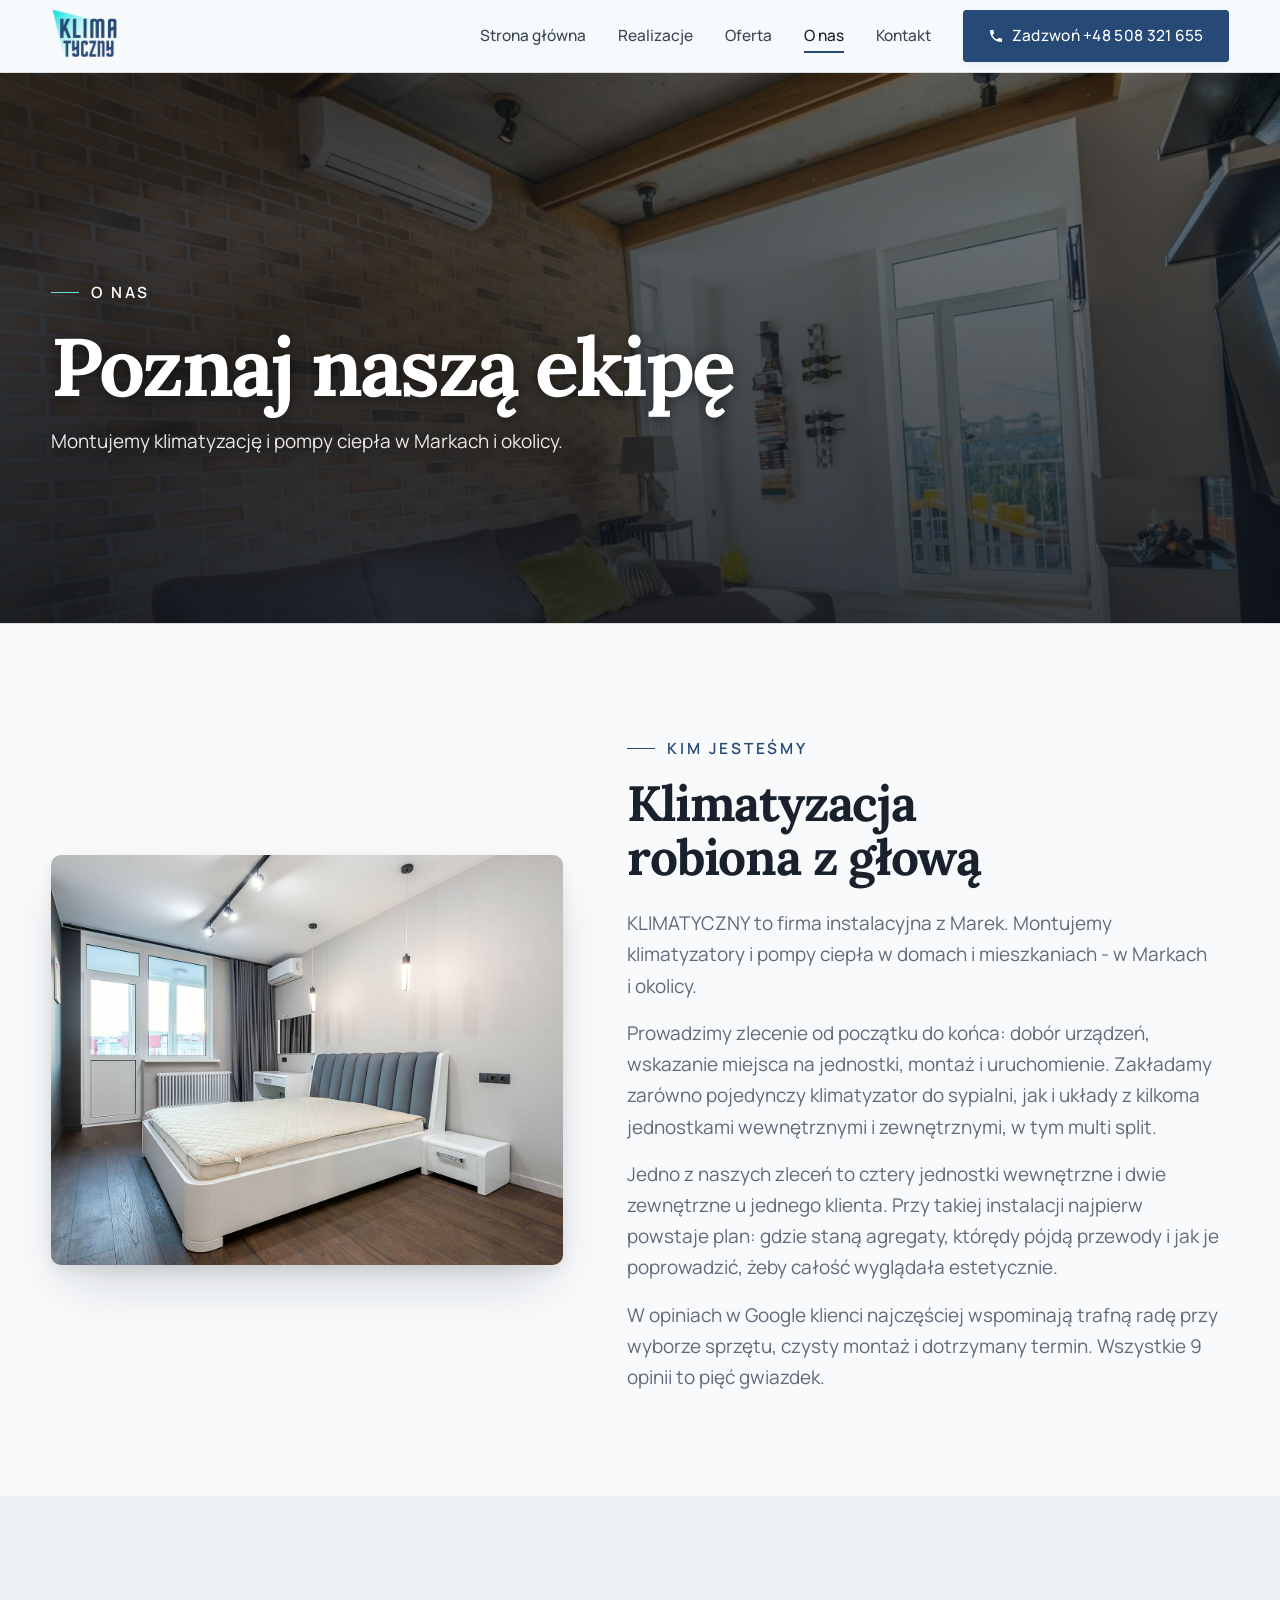
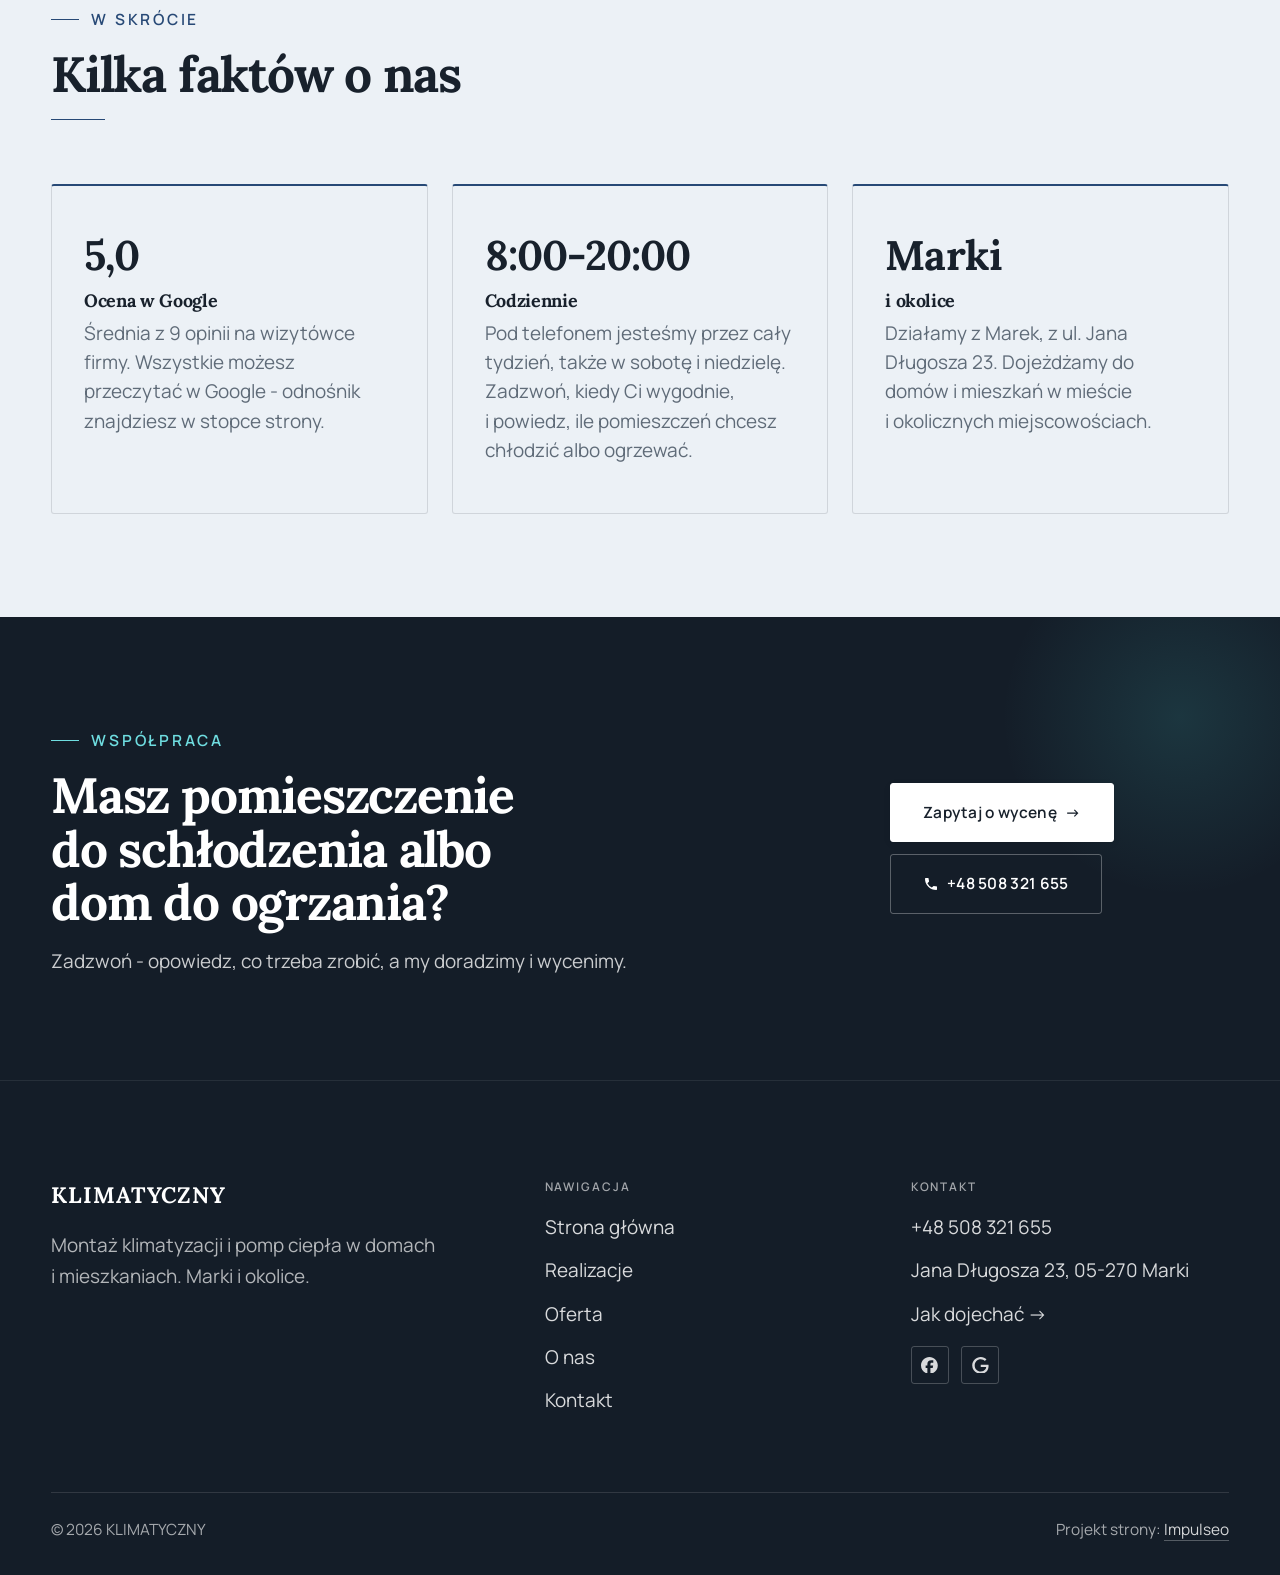
<file: o-nas.html>
<!DOCTYPE html>
<html lang="pl">
<head>
<meta charset="UTF-8">
<meta name="viewport" content="width=device-width, initial-scale=1.0">
<title>O nas - KLIMATYCZNY</title>
<meta name="description" content="KLIMATYCZNY - firma instalacyjna z Marek. Montujemy klimatyzację i pompy ciepła, doradzamy dobór urządzeń. Ocena 5,0 w Google.">
<link rel="canonical" href="https://impulseo-pl.github.io/klimatyczny/o-nas.html">
<meta name="robots" content="noindex, nofollow">
<meta property="og:type" content="website">
<meta property="og:locale" content="pl_PL">
<meta property="og:site_name" content="KLIMATYCZNY">
<meta property="og:title" content="O nas - KLIMATYCZNY">
<meta property="og:description" content="KLIMATYCZNY - firma instalacyjna z Marek. Montujemy klimatyzację i pompy ciepła, doradzamy dobór urządzeń. Ocena 5,0 w Google.">
<meta property="og:url" content="https://impulseo-pl.github.io/klimatyczny/o-nas.html">
<meta property="og:image" content="https://impulseo-pl.github.io/klimatyczny/img/og.jpg">
<meta property="og:image:width" content="1200">
<meta property="og:image:height" content="630">
<meta name="twitter:card" content="summary_large_image">
<link rel="preconnect" href="https://fonts.googleapis.com">
<link rel="preconnect" href="https://fonts.gstatic.com" crossorigin>
<link href="https://fonts.googleapis.com/css2?family=Lora:wght@500;600;700&family=Manrope:wght@400;500;600;700&display=swap" rel="stylesheet">
<link rel="stylesheet" href="assets/styles.css?v=20261126">
</head>
<body>

<header class="nav">
  <div class="wrap nav-inner">
    <a class="brand brand-has-logo" href="index.html" aria-label="KLIMATYCZNY - strona główna"><img class="brand-logo" src="img/logo.png" alt="KLIMATYCZNY" width="587" height="493"></a>
    <nav class="nav-links" id="menu">
      <a href="index.html">Strona główna</a>
      <a href="realizacje.html">Realizacje</a>
      <a href="oferta.html">Oferta</a>
      <a href="o-nas.html" class="active" aria-current="page">O nas</a>
      <a href="kontakt.html">Kontakt</a>
      <a href="tel:+48508321655" class="btn btn-accent"><svg class="ico-tel" width="16" height="16" viewBox="0 0 24 24" fill="none" aria-hidden="true"><path d="M6.6 10.8a15.5 15.5 0 0 0 6.6 6.6l2.2-2.2a1 1 0 0 1 1-.24 11.4 11.4 0 0 0 3.6.58 1 1 0 0 1 1 1V20a1 1 0 0 1-1 1A17 17 0 0 1 3 4a1 1 0 0 1 1-1h3.5a1 1 0 0 1 1 1c0 1.25.2 2.46.58 3.6a1 1 0 0 1-.25 1l-2.23 2.2Z" fill="currentColor"/></svg> Zadzwoń +48 508 321 655</a>
    </nav>
    <button class="nav-toggle" aria-label="Menu" aria-controls="menu"><span></span><span></span><span></span></button>
  </div>
</header>

<section class="pagehead">
  <img src="img/g8.jpg" alt="Salon z ceglaną ścianą i klimatyzatorem" style="object-position:50% 8%">
  <div class="wrap">
    <span class="eyebrow">O nas</span>
    <h1>Poznaj naszą ekipę</h1>
    <p>Montujemy klimatyzację i pompy ciepła w Markach i okolicy.</p>
  </div>
</section>
<section>
  <div class="wrap split">
    <div class="split-art reveal"><img src="img/g5.jpg" alt="Sypialnia z klimatyzatorem nad oknem" style="object-position:55% 40%"></div>
    <div class="split-copy reveal">
      <span class="eyebrow">Kim jesteśmy</span>
      <h2>Klimatyzacja robiona z głową</h2>
      <p class="muted">KLIMATYCZNY to firma instalacyjna z Marek. Montujemy klimatyzatory i pompy ciepła w domach i mieszkaniach - w Markach i okolicy.</p>
      <p class="muted">Prowadzimy zlecenie od początku do końca: dobór urządzeń, wskazanie miejsca na jednostki, montaż i uruchomienie. Zakładamy zarówno pojedynczy klimatyzator do sypialni, jak i układy z kilkoma jednostkami wewnętrznymi i zewnętrznymi, w tym multi split.</p>
      <p class="muted">Jedno z naszych zleceń to cztery jednostki wewnętrzne i dwie zewnętrzne u jednego klienta. Przy takiej instalacji najpierw powstaje plan: gdzie staną agregaty, którędy pójdą przewody i jak je poprowadzić, żeby całość wyglądała estetycznie.</p>
      <p class="muted">W opiniach w Google klienci najczęściej wspominają trafną radę przy wyborze sprzętu, czysty montaż i dotrzymany termin. Wszystkie 9 opinii to pięć gwiazdek.</p>
    </div>
  </div>
</section>
<section class="trust">
  <div class="wrap">
    <div class="head reveal">
      <span class="eyebrow">W skrócie</span>
      <h2>Kilka faktów o nas</h2>
    </div>
    <div class="trust-grid">
      <div class="trust-card reveal"><div class="big">5,0</div><h3>Ocena w Google</h3><p>Średnia z 9 opinii na wizytówce firmy. Wszystkie możesz przeczytać w Google - odnośnik znajdziesz w stopce strony.</p></div>
      <div class="trust-card reveal"><div class="big">8:00-20:00</div><h3>Codziennie</h3><p>Pod telefonem jesteśmy przez cały tydzień, także w sobotę i niedzielę. Zadzwoń, kiedy Ci wygodnie, i powiedz, ile pomieszczeń chcesz chłodzić albo ogrzewać.</p></div>
      <div class="trust-card reveal"><div class="big">Marki</div><h3>i okolice</h3><p>Działamy z Marek, z ul. Jana Długosza 23. Dojeżdżamy do domów i mieszkań w mieście i okolicznych miejscowościach.</p></div>
    </div>
  </div>
</section>
<section class="cta">
  <div class="wrap">
    <div class="reveal">
      <span class="eyebrow">Współpraca</span>
      <h2>Masz pomieszczenie do schłodzenia albo dom do ogrzania?</h2>
      <p>Zadzwoń - opowiedz, co trzeba zrobić, a my doradzimy i wycenimy.</p>
    </div>
    <div class="cta-actions reveal">
      <a href="kontakt.html" class="btn btn-light">Zapytaj o wycenę <span class="arr">→</span></a>
      <a href="tel:+48508321655" class="btn btn-ghost btn-on-dark"><svg class="ico-tel" width="16" height="16" viewBox="0 0 24 24" fill="none" aria-hidden="true"><path d="M6.6 10.8a15.5 15.5 0 0 0 6.6 6.6l2.2-2.2a1 1 0 0 1 1-.24 11.4 11.4 0 0 0 3.6.58 1 1 0 0 1 1 1V20a1 1 0 0 1-1 1A17 17 0 0 1 3 4a1 1 0 0 1 1-1h3.5a1 1 0 0 1 1 1c0 1.25.2 2.46.58 3.6a1 1 0 0 1-.25 1l-2.23 2.2Z" fill="currentColor"/></svg> +48 508 321 655</a>
    </div>
  </div>
</section>

<footer>
  <div class="wrap">
    <div class="foot-grid">
      <div class="foot-brand">
        <div class="name">KLIMATYCZNY</div>
        <p>Montaż klimatyzacji i pomp ciepła w domach i mieszkaniach. Marki i okolice.</p>
      </div>
      <div class="foot-col">
        <h4>Nawigacja</h4>
        <a href="index.html">Strona główna</a>
        <a href="realizacje.html">Realizacje</a>
        <a href="oferta.html">Oferta</a>
        <a href="o-nas.html">O nas</a>
        <a href="kontakt.html">Kontakt</a>
      </div>
      <div class="foot-col">
        <h4>Kontakt</h4>
        <a href="tel:+48508321655">+48 508 321 655</a>
        <p>Jana Długosza 23, 05-270 Marki</p>
        <a href="https://maps.google.com/?cid=7568874003656651085&amp;g_mp=Cidnb29nbGUubWFwcy5wbGFjZXMudjEuUGxhY2VzLlNlYXJjaFRleHQQAhgEIAA" target="_blank" rel="noopener">Jak dojechać →</a>
        <div class="foot-soc">
          <a class="soc" href="https://www.facebook.com/p/KlimaTyczny-100090193793547/" target="_blank" rel="noopener" aria-label="Facebook - KLIMATYCZNY"><svg viewBox="0 0 24 24" aria-hidden="true" focusable="false"><path d="M9.101 23.691v-7.98H6.627v-3.667h2.474v-1.58c0-4.085 1.848-5.978 5.858-5.978.401 0 .955.042 1.468.103a8.68 8.68 0 0 1 1.141.195v3.325a8.623 8.623 0 0 0-.653-.036 26.805 26.805 0 0 0-.733-.009c-.707 0-1.259.096-1.675.309a1.686 1.686 0 0 0-.679.622c-.258.42-.374.995-.374 1.752v1.297h3.919l-.386 2.103-.287 1.564h-3.246v8.245C19.396 23.238 24 18.179 24 12.044c0-6.627-5.373-12-12-12s-12 5.373-12 12c0 5.628 3.874 10.35 9.101 11.647Z" fill="currentColor"/></svg></a>
          <a class="soc" href="https://maps.google.com/?cid=7568874003656651085&amp;g_mp=Cidnb29nbGUubWFwcy5wbGFjZXMudjEuUGxhY2VzLlNlYXJjaFRleHQQAhgEIAA" target="_blank" rel="noopener" aria-label="Google - KLIMATYCZNY"><svg viewBox="0 0 24 24" aria-hidden="true" focusable="false"><path d="M12.48 10.92v3.28h7.84c-.24 1.84-.853 3.187-1.787 4.133-1.147 1.147-2.933 2.4-6.053 2.4-4.827 0-8.6-3.893-8.6-8.72s3.773-8.72 8.6-8.72c2.6 0 4.507 1.027 5.907 2.347l2.307-2.307C18.747 1.44 16.133 0 12.48 0 5.867 0 .307 5.387.307 12s5.56 12 12.173 12c3.573 0 6.267-1.173 8.373-3.36 2.16-2.16 2.84-5.213 2.84-7.667 0-.76-.053-1.467-.173-2.053H12.48z" fill="currentColor"/></svg></a>
        </div>
      </div>
    </div>
    <div class="foot-bot">
      <span>© 2026 KLIMATYCZNY</span>
      <span>Projekt strony: <a class="foot-credit" href="https://impulseo.pl" target="_blank" rel="noopener">Impulseo</a></span>
    </div>
  </div>
</footer>
<div class="sticky-call"><a class="sc-call" href="tel:+48508321655"><svg class="ico-tel" width="16" height="16" viewBox="0 0 24 24" fill="none" aria-hidden="true"><path d="M6.6 10.8a15.5 15.5 0 0 0 6.6 6.6l2.2-2.2a1 1 0 0 1 1-.24 11.4 11.4 0 0 0 3.6.58 1 1 0 0 1 1 1V20a1 1 0 0 1-1 1A17 17 0 0 1 3 4a1 1 0 0 1 1-1h3.5a1 1 0 0 1 1 1c0 1.25.2 2.46.58 3.6a1 1 0 0 1-.25 1l-2.23 2.2Z" fill="currentColor"/></svg> Zadzwoń</a><a class="sc-quote" href="kontakt.html">Wycena</a></div>
<div class="demo-wazne" data-do="2026-11-02" data-cykl="3" hidden><svg class="dw-ico" width="13" height="13" viewBox="0 0 24 24" fill="none" aria-hidden="true"><circle cx="12" cy="12" r="8.6" stroke="currentColor" stroke-width="1.8"/><path d="M12 7.2V12l3.3 2" stroke="currentColor" stroke-width="1.8" stroke-linecap="round"/></svg><span class="dw-txt"></span></div>

<script src="assets/main.js?v=20261126"></script>
</body>
</html>
</file>
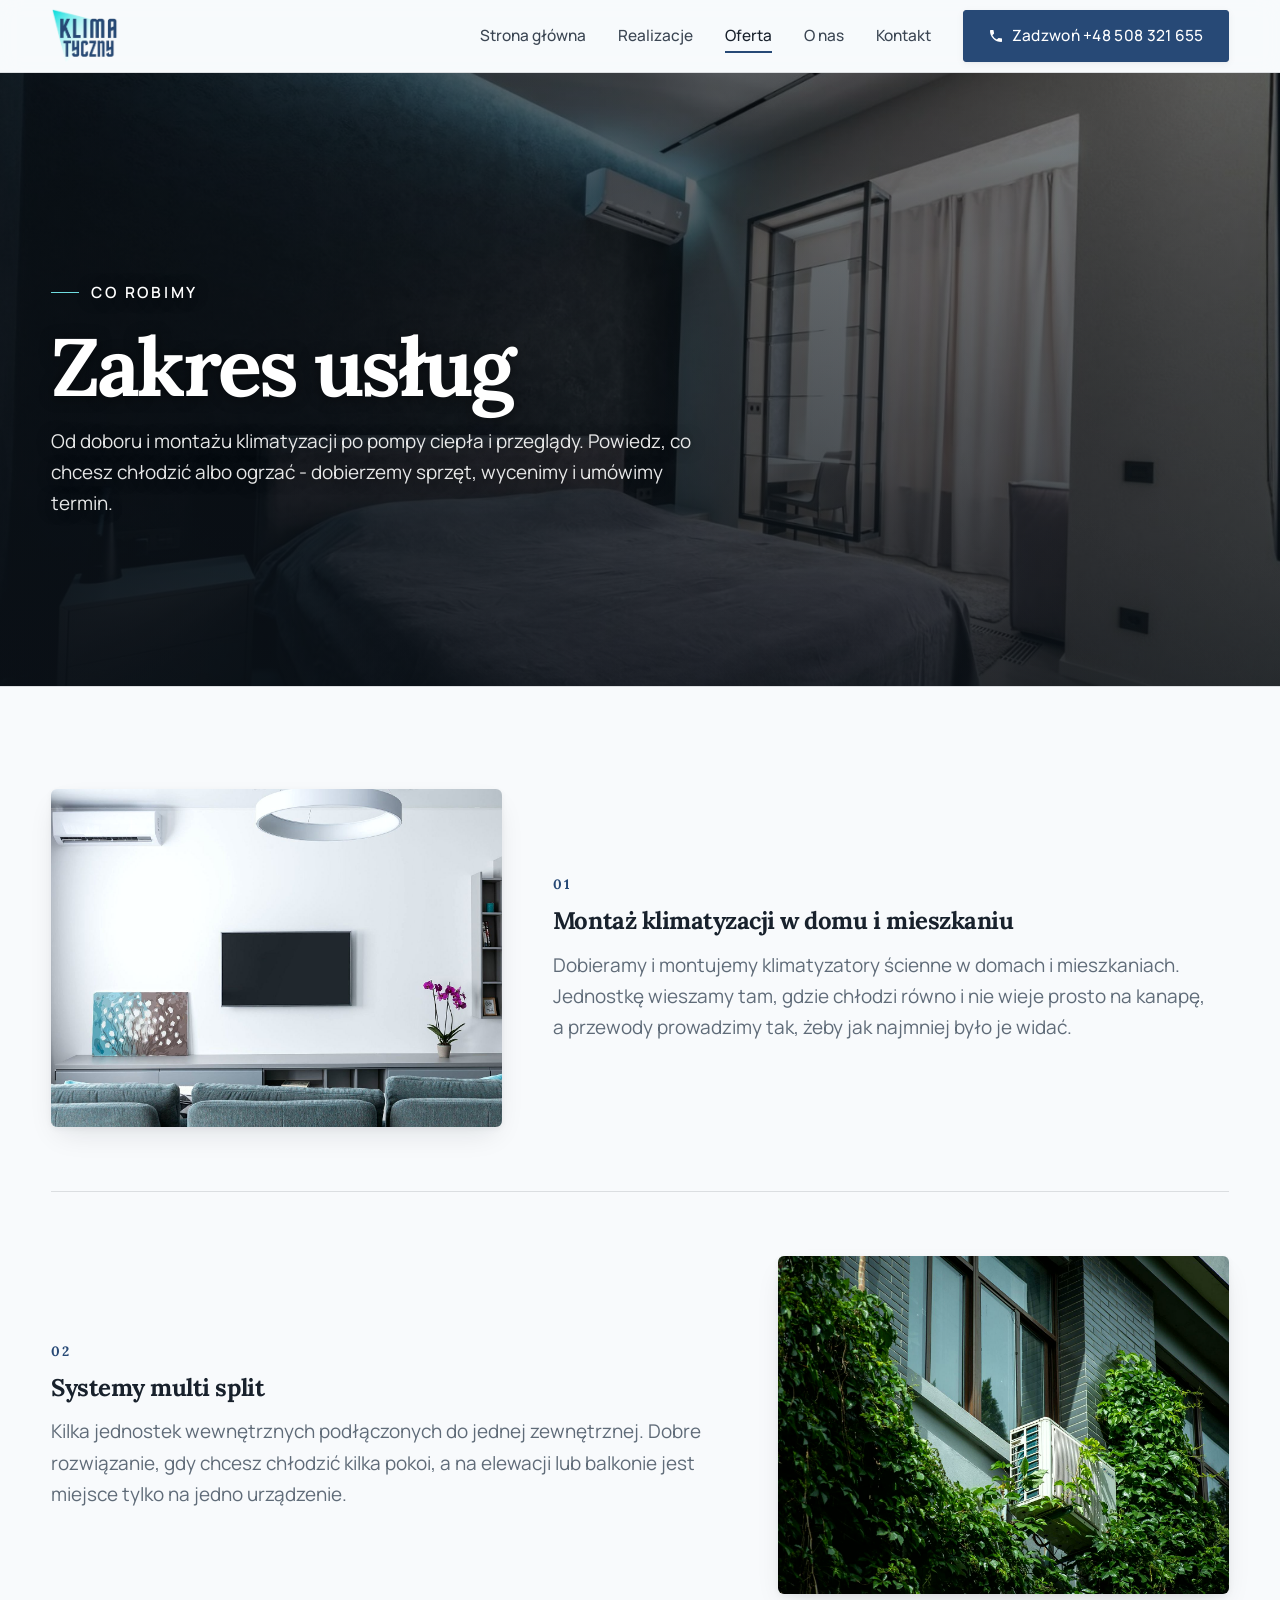
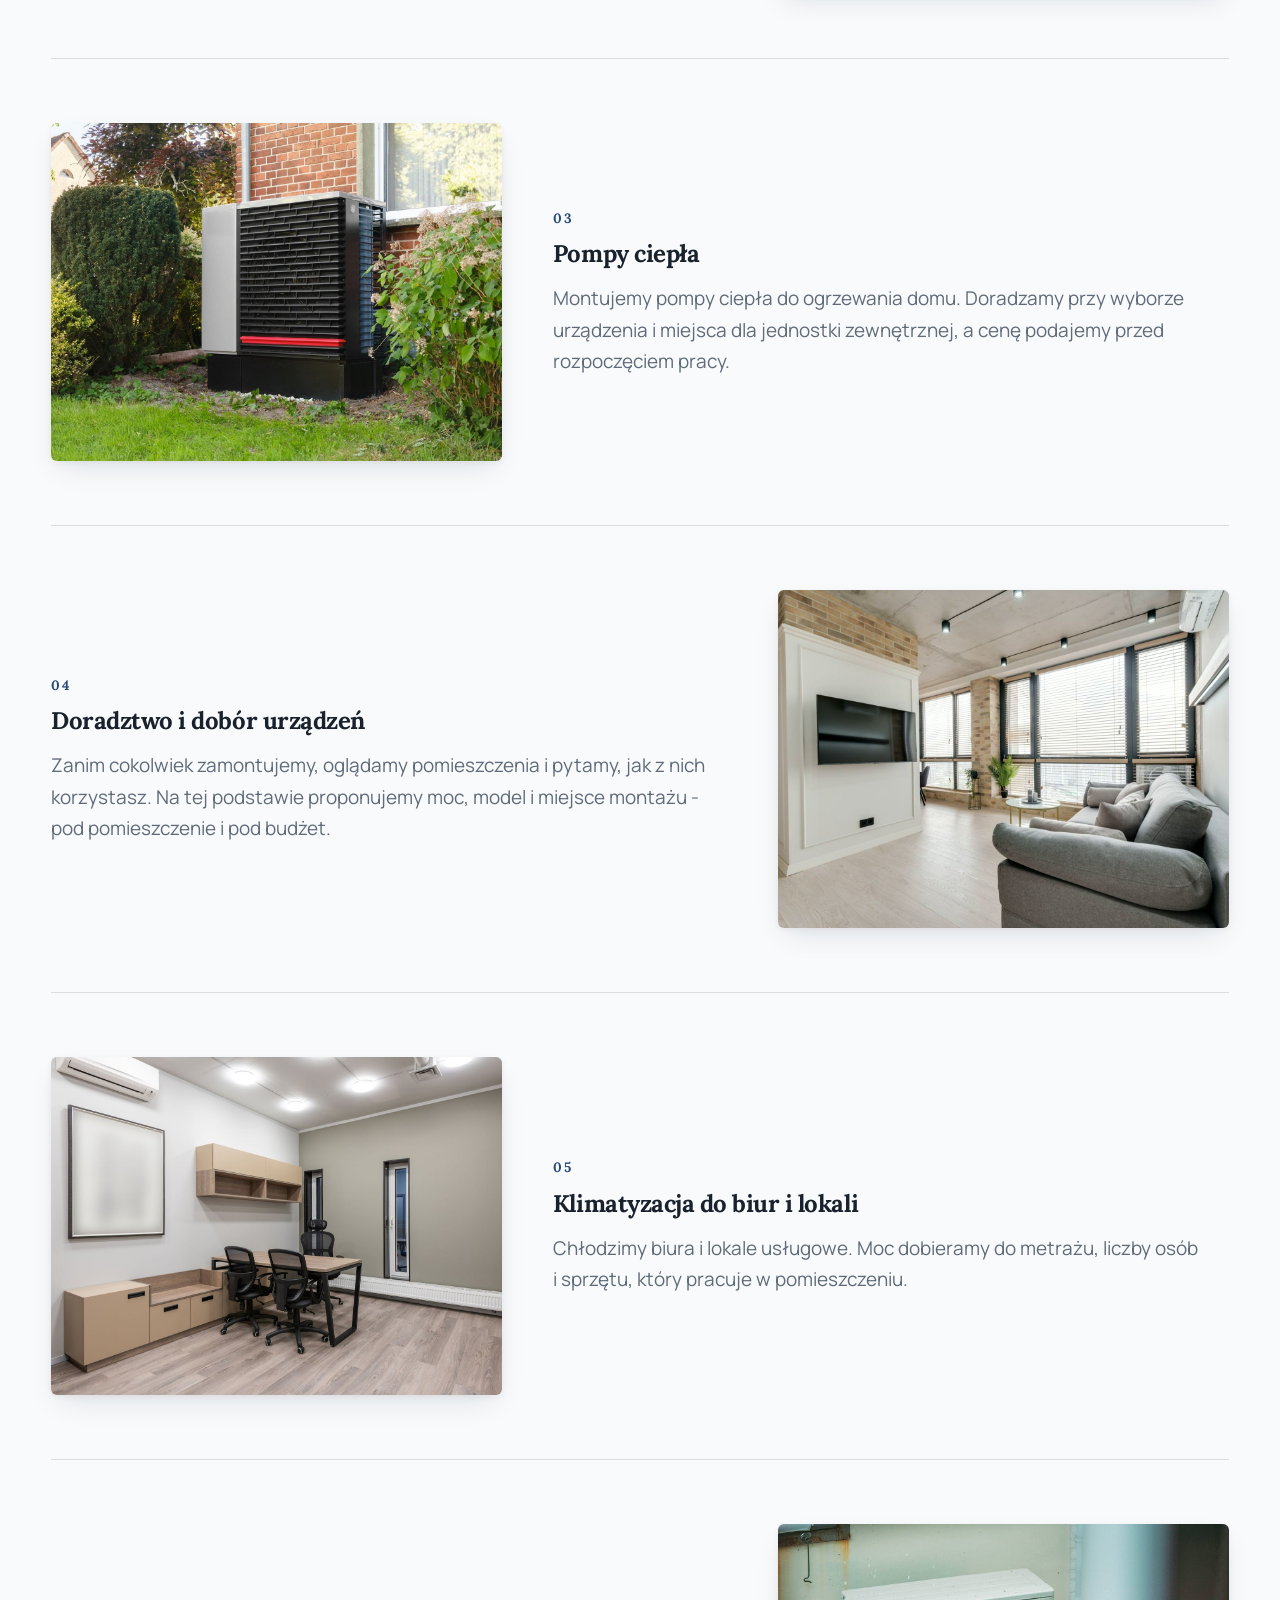
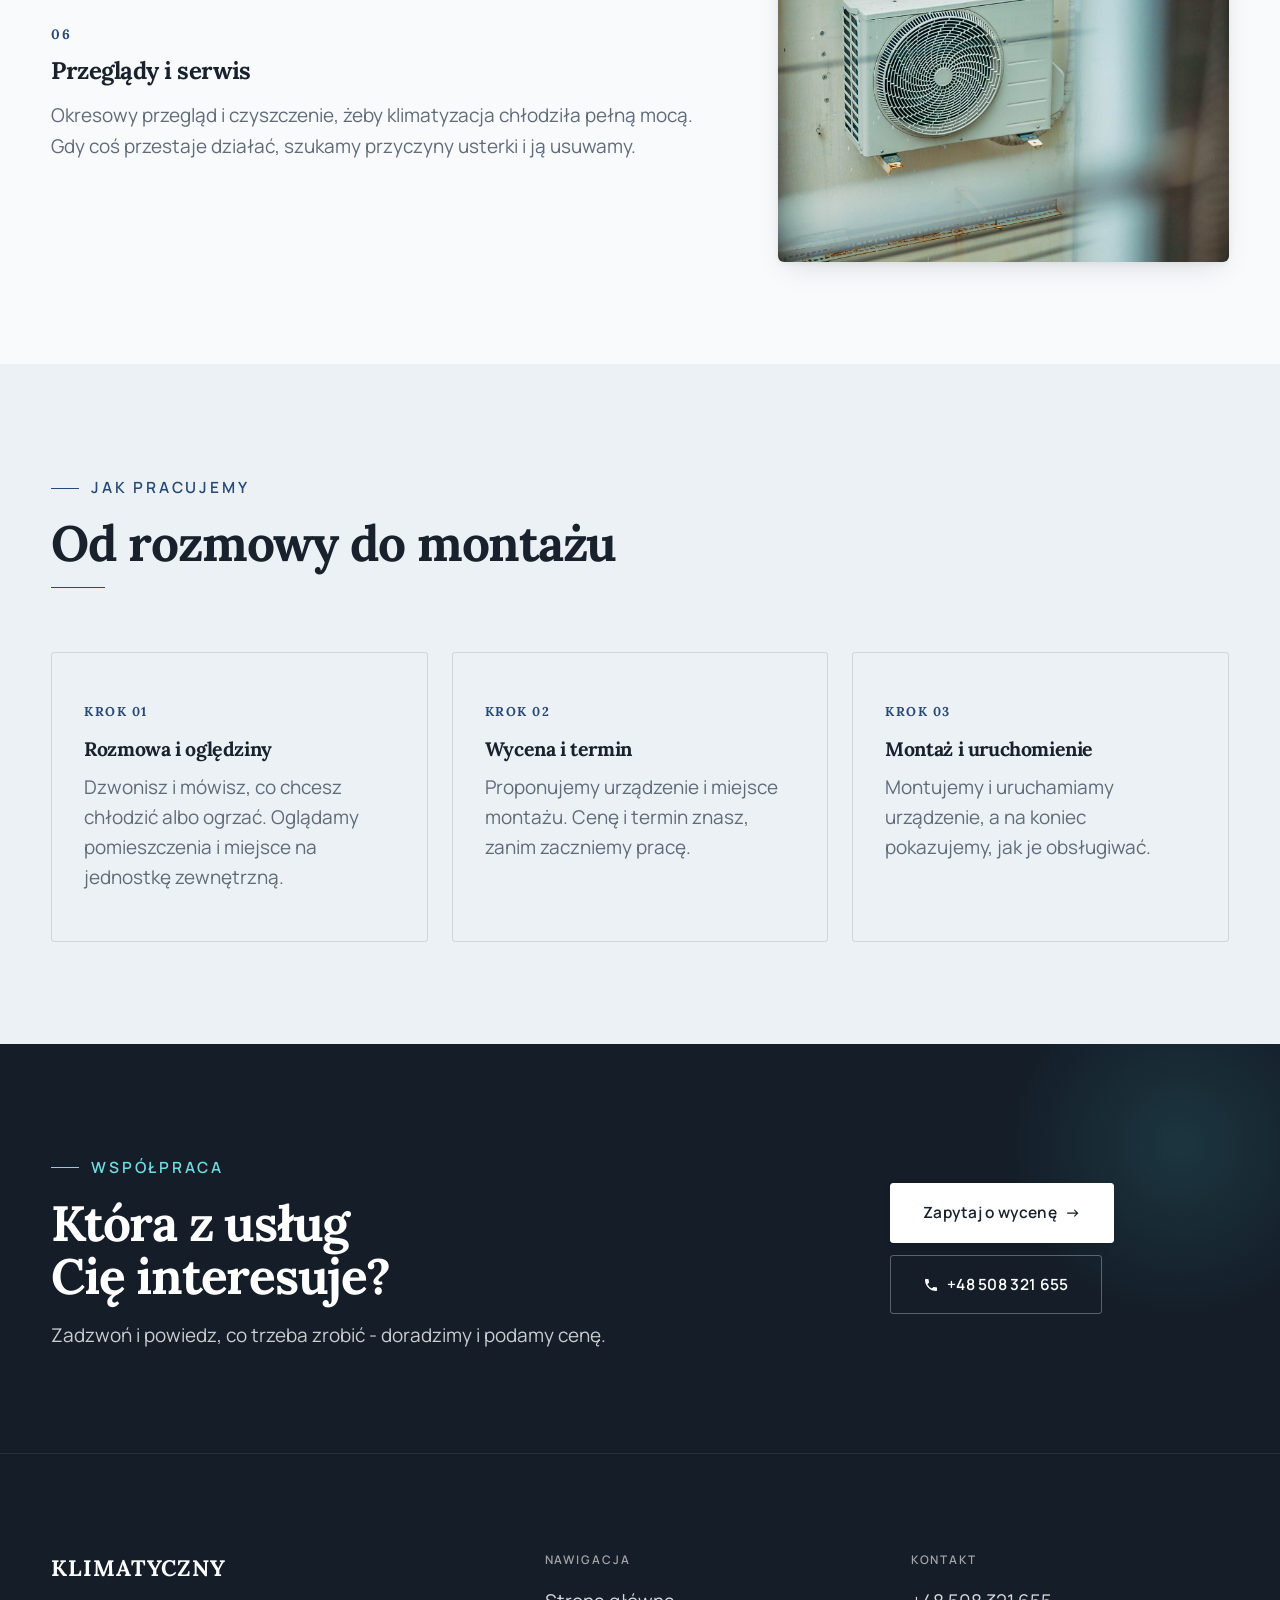
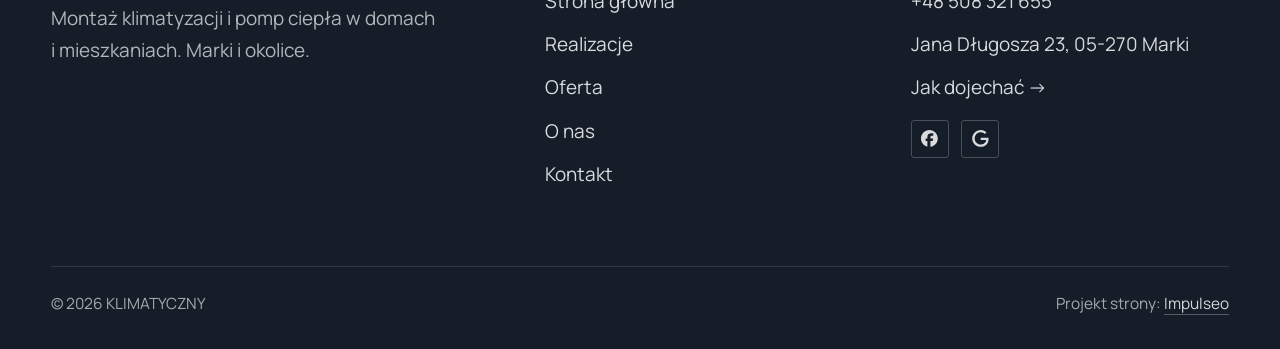
<file: oferta.html>
<!DOCTYPE html>
<html lang="pl">
<head>
<meta charset="UTF-8">
<meta name="viewport" content="width=device-width, initial-scale=1.0">
<title>Oferta - KLIMATYCZNY</title>
<meta name="description" content="Oferta KLIMATYCZNY: montaż klimatyzacji w domu i mieszkaniu, systemy multi split, pompy ciepła, dobór urządzeń, klimatyzacja do biur, przeglądy i serwis. Marki i okolice.">
<link rel="canonical" href="https://impulseo-pl.github.io/klimatyczny/oferta.html">
<meta name="robots" content="noindex, nofollow">
<meta property="og:type" content="website">
<meta property="og:locale" content="pl_PL">
<meta property="og:site_name" content="KLIMATYCZNY">
<meta property="og:title" content="Oferta - KLIMATYCZNY">
<meta property="og:description" content="Oferta KLIMATYCZNY: montaż klimatyzacji w domu i mieszkaniu, systemy multi split, pompy ciepła, dobór urządzeń, klimatyzacja do biur, przeglądy i serwis. Marki i okolice.">
<meta property="og:url" content="https://impulseo-pl.github.io/klimatyczny/oferta.html">
<meta property="og:image" content="https://impulseo-pl.github.io/klimatyczny/img/og.jpg">
<meta property="og:image:width" content="1200">
<meta property="og:image:height" content="630">
<meta name="twitter:card" content="summary_large_image">
<link rel="preconnect" href="https://fonts.googleapis.com">
<link rel="preconnect" href="https://fonts.gstatic.com" crossorigin>
<link href="https://fonts.googleapis.com/css2?family=Lora:wght@500;600;700&family=Manrope:wght@400;500;600;700&display=swap" rel="stylesheet">
<link rel="stylesheet" href="assets/styles.css?v=20261126">
</head>
<body>

<header class="nav">
  <div class="wrap nav-inner">
    <a class="brand brand-has-logo" href="index.html" aria-label="KLIMATYCZNY - strona główna"><img class="brand-logo" src="img/logo.png" alt="KLIMATYCZNY" width="587" height="493"></a>
    <nav class="nav-links" id="menu">
      <a href="index.html">Strona główna</a>
      <a href="realizacje.html">Realizacje</a>
      <a href="oferta.html" class="active" aria-current="page">Oferta</a>
      <a href="o-nas.html">O nas</a>
      <a href="kontakt.html">Kontakt</a>
      <a href="tel:+48508321655" class="btn btn-accent"><svg class="ico-tel" width="16" height="16" viewBox="0 0 24 24" fill="none" aria-hidden="true"><path d="M6.6 10.8a15.5 15.5 0 0 0 6.6 6.6l2.2-2.2a1 1 0 0 1 1-.24 11.4 11.4 0 0 0 3.6.58 1 1 0 0 1 1 1V20a1 1 0 0 1-1 1A17 17 0 0 1 3 4a1 1 0 0 1 1-1h3.5a1 1 0 0 1 1 1c0 1.25.2 2.46.58 3.6a1 1 0 0 1-.25 1l-2.23 2.2Z" fill="currentColor"/></svg> Zadzwoń +48 508 321 655</a>
    </nav>
    <button class="nav-toggle" aria-label="Menu" aria-controls="menu"><span></span><span></span><span></span></button>
  </div>
</header>

<section class="pagehead">
  <img src="img/g7.jpg" alt="Sypialnia z klimatyzatorem ściennym" style="object-position:50% 30%">
  <div class="wrap">
    <span class="eyebrow">Co robimy</span>
    <h1>Zakres usług</h1>
    <p>Od doboru i montażu klimatyzacji po pompy ciepła i przeglądy. Powiedz, co chcesz chłodzić albo ogrzać - dobierzemy sprzęt, wycenimy i umówimy termin.</p>
  </div>
</section>
<section>
  <div class="wrap">
    <div class="svc-row reveal">
      <div class="svc-row-art"><img src="img/g2.jpg" alt="Biały salon z klimatyzatorem ściennym" style="object-position:0% 0%"></div>
      <div>
        <span class="num">01</span>
        <h3>Montaż klimatyzacji w domu i mieszkaniu</h3>
        <p class="muted">Dobieramy i montujemy klimatyzatory ścienne w domach i mieszkaniach. Jednostkę wieszamy tam, gdzie chłodzi równo i nie wieje prosto na kanapę, a przewody prowadzimy tak, żeby jak najmniej było je widać.</p>
      </div>
    </div>
    <div class="svc-row rev reveal">
      <div class="svc-row-art"><img src="img/g4.jpg" alt="Jednostka zewnętrzna klimatyzacji na elewacji" style="object-position:70% 60%"></div>
      <div>
        <span class="num">02</span>
        <h3>Systemy multi split</h3>
        <p class="muted">Kilka jednostek wewnętrznych podłączonych do jednej zewnętrznej. Dobre rozwiązanie, gdy chcesz chłodzić kilka pokoi, a na elewacji lub balkonie jest miejsce tylko na jedno urządzenie.</p>
      </div>
    </div>
    <div class="svc-row reveal">
      <div class="svc-row-art"><img src="img/g11.jpg" alt="Pompa ciepła przy domu jednorodzinnym"></div>
      <div>
        <span class="num">03</span>
        <h3>Pompy ciepła</h3>
        <p class="muted">Montujemy pompy ciepła do ogrzewania domu. Doradzamy przy wyborze urządzenia i miejsca dla jednostki zewnętrznej, a cenę podajemy przed rozpoczęciem pracy.</p>
      </div>
    </div>
    <div class="svc-row rev reveal">
      <div class="svc-row-art"><img src="img/g10.jpg" alt="Salon w lofcie z klimatyzatorem pod sufitem" loading="lazy" style="object-position:100% 0%"></div>
      <div>
        <span class="num">04</span>
        <h3>Doradztwo i dobór urządzeń</h3>
        <p class="muted">Zanim cokolwiek zamontujemy, oglądamy pomieszczenia i pytamy, jak z nich korzystasz. Na tej podstawie proponujemy moc, model i miejsce montażu - pod pomieszczenie i pod budżet.</p>
      </div>
    </div>
    <div class="svc-row reveal">
      <div class="svc-row-art"><img src="img/stk.jpg" alt="Biuro z klimatyzatorem nad stołem konferencyjnym" loading="lazy" style="object-position:0% 0%"></div>
      <div>
        <span class="num">05</span>
        <h3>Klimatyzacja do biur i lokali</h3>
        <p class="muted">Chłodzimy biura i lokale usługowe. Moc dobieramy do metrażu, liczby osób i sprzętu, który pracuje w pomieszczeniu.</p>
      </div>
    </div>
    <div class="svc-row rev reveal">
      <div class="svc-row-art"><img src="img/g1.jpg" alt="Jednostka zewnętrzna klimatyzatora z bliska" loading="lazy"></div>
      <div>
        <span class="num">06</span>
        <h3>Przeglądy i serwis</h3>
        <p class="muted">Okresowy przegląd i czyszczenie, żeby klimatyzacja chłodziła pełną mocą. Gdy coś przestaje działać, szukamy przyczyny usterki i ją usuwamy.</p>
      </div>
    </div>
  </div>
</section>
<section class="trust">
  <div class="wrap">
    <div class="head reveal">
      <span class="eyebrow">Jak pracujemy</span>
      <h2>Od rozmowy do montażu</h2>
    </div>
    <div class="svc-grid">
      <div class="svc reveal"><div class="ic">Krok 01</div><h3>Rozmowa i oględziny</h3><p>Dzwonisz i mówisz, co chcesz chłodzić albo ogrzać. Oglądamy pomieszczenia i miejsce na jednostkę zewnętrzną.</p></div>
      <div class="svc reveal"><div class="ic">Krok 02</div><h3>Wycena i termin</h3><p>Proponujemy urządzenie i miejsce montażu. Cenę i termin znasz, zanim zaczniemy pracę.</p></div>
      <div class="svc reveal"><div class="ic">Krok 03</div><h3>Montaż i uruchomienie</h3><p>Montujemy i uruchamiamy urządzenie, a na koniec pokazujemy, jak je obsługiwać.</p></div>
    </div>
  </div>
</section>
<section class="cta">
  <div class="wrap">
    <div class="reveal">
      <span class="eyebrow">Współpraca</span>
      <h2>Która z usług Cię interesuje?</h2>
      <p>Zadzwoń i powiedz, co trzeba zrobić - doradzimy i podamy cenę.</p>
    </div>
    <div class="cta-actions reveal">
      <a href="kontakt.html" class="btn btn-light">Zapytaj o wycenę <span class="arr">→</span></a>
      <a href="tel:+48508321655" class="btn btn-ghost btn-on-dark"><svg class="ico-tel" width="16" height="16" viewBox="0 0 24 24" fill="none" aria-hidden="true"><path d="M6.6 10.8a15.5 15.5 0 0 0 6.6 6.6l2.2-2.2a1 1 0 0 1 1-.24 11.4 11.4 0 0 0 3.6.58 1 1 0 0 1 1 1V20a1 1 0 0 1-1 1A17 17 0 0 1 3 4a1 1 0 0 1 1-1h3.5a1 1 0 0 1 1 1c0 1.25.2 2.46.58 3.6a1 1 0 0 1-.25 1l-2.23 2.2Z" fill="currentColor"/></svg> +48 508 321 655</a>
    </div>
  </div>
</section>

<footer>
  <div class="wrap">
    <div class="foot-grid">
      <div class="foot-brand">
        <div class="name">KLIMATYCZNY</div>
        <p>Montaż klimatyzacji i pomp ciepła w domach i mieszkaniach. Marki i okolice.</p>
      </div>
      <div class="foot-col">
        <h4>Nawigacja</h4>
        <a href="index.html">Strona główna</a>
        <a href="realizacje.html">Realizacje</a>
        <a href="oferta.html">Oferta</a>
        <a href="o-nas.html">O nas</a>
        <a href="kontakt.html">Kontakt</a>
      </div>
      <div class="foot-col">
        <h4>Kontakt</h4>
        <a href="tel:+48508321655">+48 508 321 655</a>
        <p>Jana Długosza 23, 05-270 Marki</p>
        <a href="https://maps.google.com/?cid=7568874003656651085&amp;g_mp=Cidnb29nbGUubWFwcy5wbGFjZXMudjEuUGxhY2VzLlNlYXJjaFRleHQQAhgEIAA" target="_blank" rel="noopener">Jak dojechać →</a>
        <div class="foot-soc">
          <a class="soc" href="https://www.facebook.com/p/KlimaTyczny-100090193793547/" target="_blank" rel="noopener" aria-label="Facebook - KLIMATYCZNY"><svg viewBox="0 0 24 24" aria-hidden="true" focusable="false"><path d="M9.101 23.691v-7.98H6.627v-3.667h2.474v-1.58c0-4.085 1.848-5.978 5.858-5.978.401 0 .955.042 1.468.103a8.68 8.68 0 0 1 1.141.195v3.325a8.623 8.623 0 0 0-.653-.036 26.805 26.805 0 0 0-.733-.009c-.707 0-1.259.096-1.675.309a1.686 1.686 0 0 0-.679.622c-.258.42-.374.995-.374 1.752v1.297h3.919l-.386 2.103-.287 1.564h-3.246v8.245C19.396 23.238 24 18.179 24 12.044c0-6.627-5.373-12-12-12s-12 5.373-12 12c0 5.628 3.874 10.35 9.101 11.647Z" fill="currentColor"/></svg></a>
          <a class="soc" href="https://maps.google.com/?cid=7568874003656651085&amp;g_mp=Cidnb29nbGUubWFwcy5wbGFjZXMudjEuUGxhY2VzLlNlYXJjaFRleHQQAhgEIAA" target="_blank" rel="noopener" aria-label="Google - KLIMATYCZNY"><svg viewBox="0 0 24 24" aria-hidden="true" focusable="false"><path d="M12.48 10.92v3.28h7.84c-.24 1.84-.853 3.187-1.787 4.133-1.147 1.147-2.933 2.4-6.053 2.4-4.827 0-8.6-3.893-8.6-8.72s3.773-8.72 8.6-8.72c2.6 0 4.507 1.027 5.907 2.347l2.307-2.307C18.747 1.44 16.133 0 12.48 0 5.867 0 .307 5.387.307 12s5.56 12 12.173 12c3.573 0 6.267-1.173 8.373-3.36 2.16-2.16 2.84-5.213 2.84-7.667 0-.76-.053-1.467-.173-2.053H12.48z" fill="currentColor"/></svg></a>
        </div>
      </div>
    </div>
    <div class="foot-bot">
      <span>© 2026 KLIMATYCZNY</span>
      <span>Projekt strony: <a class="foot-credit" href="https://impulseo.pl" target="_blank" rel="noopener">Impulseo</a></span>
    </div>
  </div>
</footer>
<div class="sticky-call"><a class="sc-call" href="tel:+48508321655"><svg class="ico-tel" width="16" height="16" viewBox="0 0 24 24" fill="none" aria-hidden="true"><path d="M6.6 10.8a15.5 15.5 0 0 0 6.6 6.6l2.2-2.2a1 1 0 0 1 1-.24 11.4 11.4 0 0 0 3.6.58 1 1 0 0 1 1 1V20a1 1 0 0 1-1 1A17 17 0 0 1 3 4a1 1 0 0 1 1-1h3.5a1 1 0 0 1 1 1c0 1.25.2 2.46.58 3.6a1 1 0 0 1-.25 1l-2.23 2.2Z" fill="currentColor"/></svg> Zadzwoń</a><a class="sc-quote" href="kontakt.html">Wycena</a></div>
<div class="demo-wazne" data-do="2026-11-02" data-cykl="3" hidden><svg class="dw-ico" width="13" height="13" viewBox="0 0 24 24" fill="none" aria-hidden="true"><circle cx="12" cy="12" r="8.6" stroke="currentColor" stroke-width="1.8"/><path d="M12 7.2V12l3.3 2" stroke="currentColor" stroke-width="1.8" stroke-linecap="round"/></svg><span class="dw-txt"></span></div>

<script src="assets/main.js?v=20261126"></script>
</body>
</html>
</file>
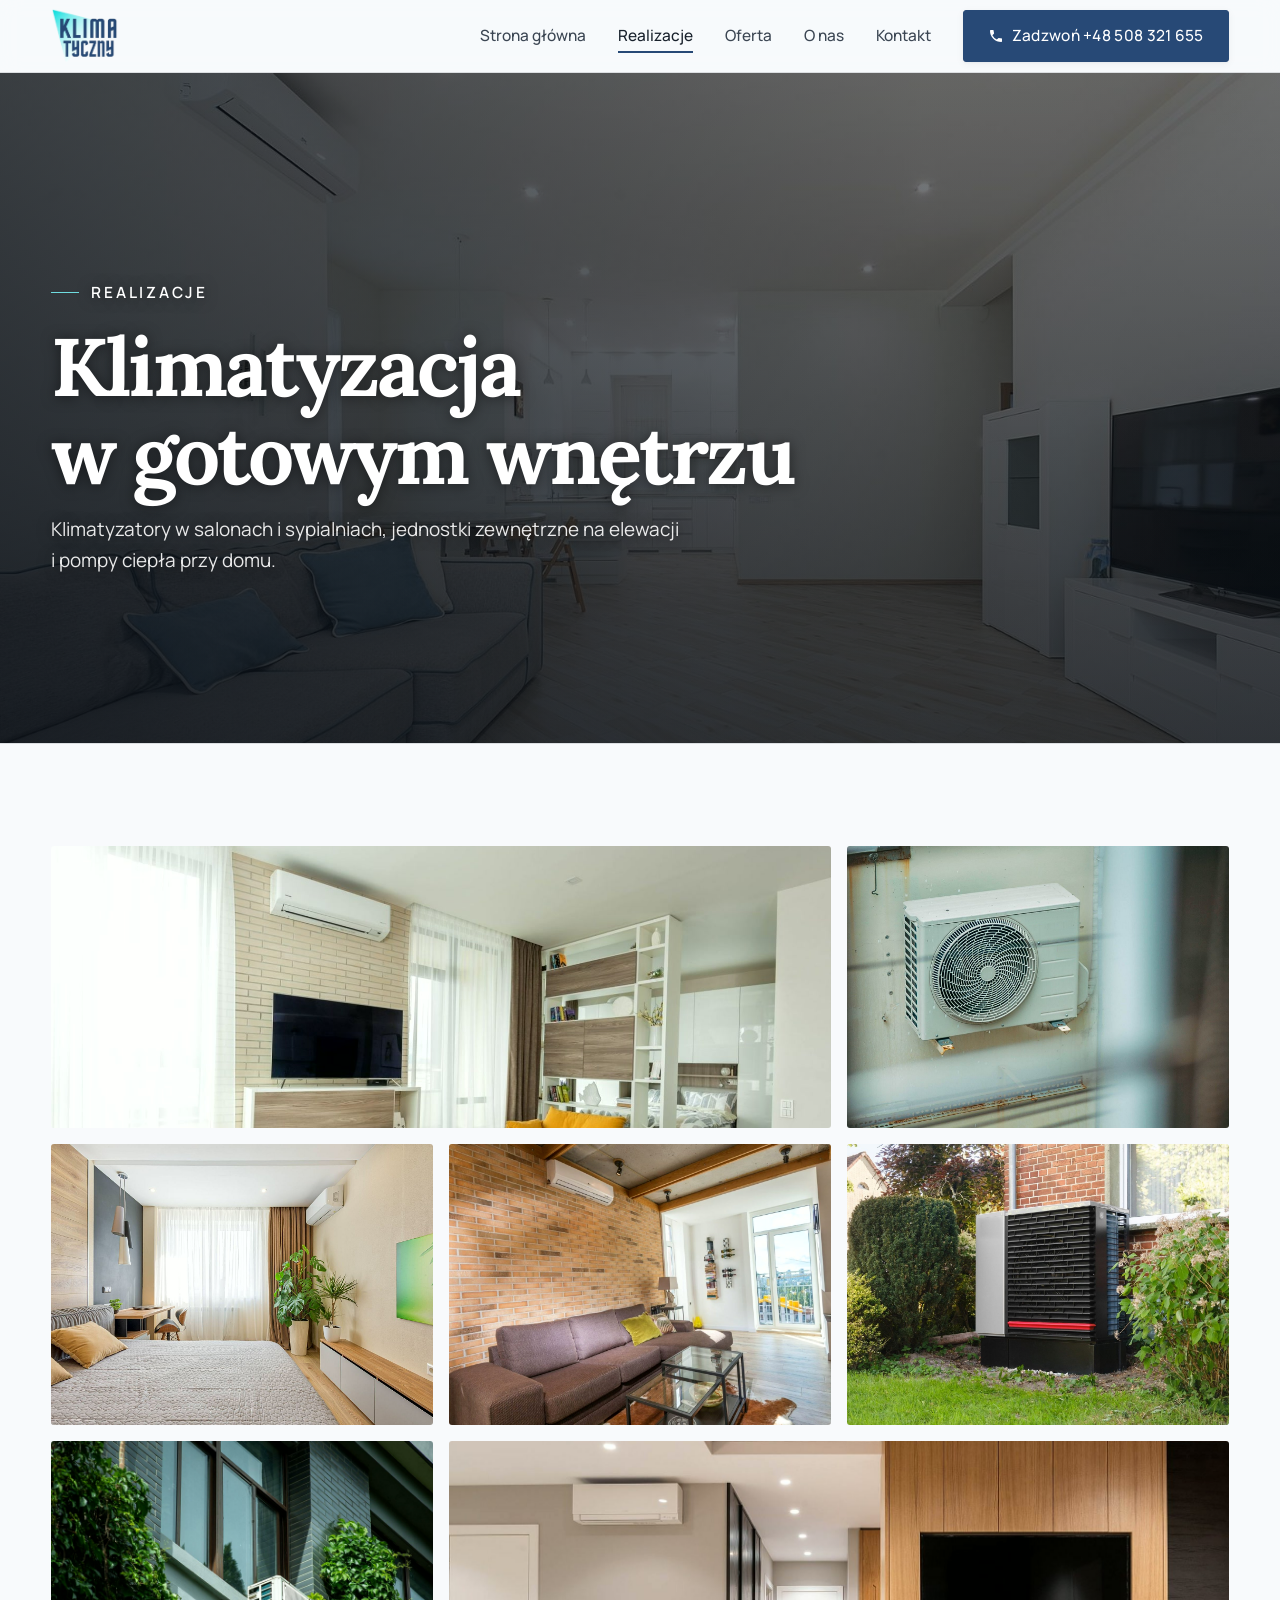
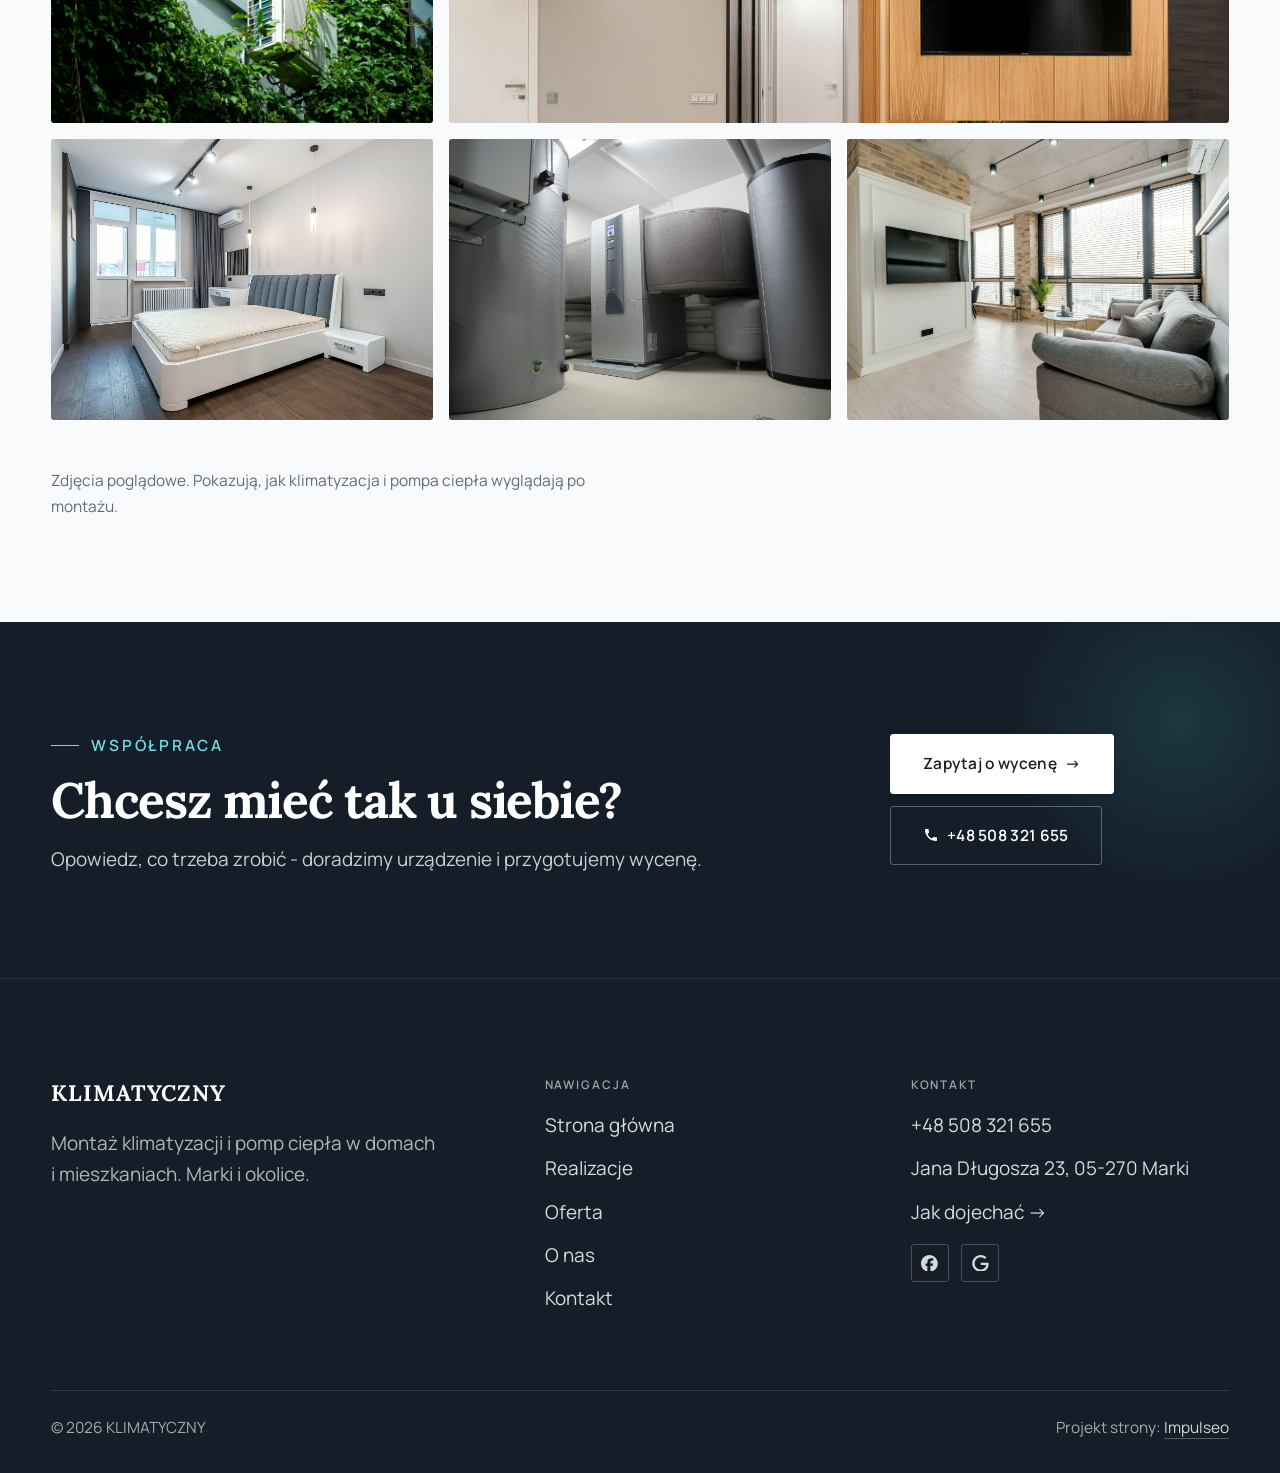
<file: realizacje.html>
<!DOCTYPE html>
<html lang="pl">
<head>
<meta charset="UTF-8">
<meta name="viewport" content="width=device-width, initial-scale=1.0">
<title>Realizacje - KLIMATYCZNY</title>
<meta name="description" content="Jak wygląda gotowy montaż: klimatyzatory w salonach i sypialniach, jednostki zewnętrzne na elewacji, pompy ciepła przy domu. KLIMATYCZNY, Marki i okolice.">
<link rel="canonical" href="https://impulseo-pl.github.io/klimatyczny/realizacje.html">
<meta name="robots" content="noindex, nofollow">
<meta property="og:type" content="website">
<meta property="og:locale" content="pl_PL">
<meta property="og:site_name" content="KLIMATYCZNY">
<meta property="og:title" content="Realizacje - KLIMATYCZNY">
<meta property="og:description" content="Jak wygląda gotowy montaż: klimatyzatory w salonach i sypialniach, jednostki zewnętrzne na elewacji, pompy ciepła przy domu. KLIMATYCZNY, Marki i okolice.">
<meta property="og:url" content="https://impulseo-pl.github.io/klimatyczny/realizacje.html">
<meta property="og:image" content="https://impulseo-pl.github.io/klimatyczny/img/og.jpg">
<meta property="og:image:width" content="1200">
<meta property="og:image:height" content="630">
<meta name="twitter:card" content="summary_large_image">
<link rel="preconnect" href="https://fonts.googleapis.com">
<link rel="preconnect" href="https://fonts.gstatic.com" crossorigin>
<link href="https://fonts.googleapis.com/css2?family=Lora:wght@500;600;700&family=Manrope:wght@400;500;600;700&display=swap" rel="stylesheet">
<link rel="stylesheet" href="assets/styles.css?v=20261126">
</head>
<body>

<header class="nav">
  <div class="wrap nav-inner">
    <a class="brand brand-has-logo" href="index.html" aria-label="KLIMATYCZNY - strona główna"><img class="brand-logo" src="img/logo.png" alt="KLIMATYCZNY" width="587" height="493"></a>
    <nav class="nav-links" id="menu">
      <a href="index.html">Strona główna</a>
      <a href="realizacje.html" class="active" aria-current="page">Realizacje</a>
      <a href="oferta.html">Oferta</a>
      <a href="o-nas.html">O nas</a>
      <a href="kontakt.html">Kontakt</a>
      <a href="tel:+48508321655" class="btn btn-accent"><svg class="ico-tel" width="16" height="16" viewBox="0 0 24 24" fill="none" aria-hidden="true"><path d="M6.6 10.8a15.5 15.5 0 0 0 6.6 6.6l2.2-2.2a1 1 0 0 1 1-.24 11.4 11.4 0 0 0 3.6.58 1 1 0 0 1 1 1V20a1 1 0 0 1-1 1A17 17 0 0 1 3 4a1 1 0 0 1 1-1h3.5a1 1 0 0 1 1 1c0 1.25.2 2.46.58 3.6a1 1 0 0 1-.25 1l-2.23 2.2Z" fill="currentColor"/></svg> Zadzwoń +48 508 321 655</a>
    </nav>
    <button class="nav-toggle" aria-label="Menu" aria-controls="menu"><span></span><span></span><span></span></button>
  </div>
</header>

<section class="pagehead">
  <img src="img/g6.jpg" alt="Jasny salon z klimatyzatorem ściennym" style="object-position:50% 6%">
  <div class="wrap">
    <span class="eyebrow">Realizacje</span>
    <h1>Klimatyzacja w gotowym wnętrzu</h1>
    <p>Klimatyzatory w salonach i sypialniach, jednostki zewnętrzne na elewacji i pompy ciepła przy domu.</p>
  </div>
</section>
<section>
  <div class="wrap">
    <div class="gallery">
      <div class="tile t-two3 pos-about reveal"><img src="img/about.jpg" alt="Klimatyzator nad telewizorem w salonie"><div class="cap">Klimatyzator nad telewizorem w salonie</div></div>
      <div class="tile t-third reveal"><img src="img/g1.jpg" alt="Jednostka zewnętrzna na elewacji"><div class="cap">Jednostka zewnętrzna na elewacji</div></div>
      <div class="tile t-third pos-g3 reveal"><img src="img/g3.jpg" alt="Klimatyzator ścienny w sypialni"><div class="cap">Klimatyzator ścienny w sypialni</div></div>
      <div class="tile t-third pos-top-l reveal"><img src="img/g8.jpg" alt="Klimatyzacja w salonie z ceglaną ścianą"><div class="cap">Klimatyzacja w salonie z ceglaną ścianą</div></div>
      <div class="tile t-third reveal"><img src="img/g11.jpg" alt="Pompa ciepła przy domu"><div class="cap">Pompa ciepła przy domu</div></div>
      <div class="tile t-third pos-g4 reveal"><img src="img/g4.jpg" alt="Jednostka zewnętrzna na ścianie z bluszczem"><div class="cap">Jednostka zewnętrzna na ścianie z bluszczem</div></div>
      <div class="tile t-two3 pos-g9 reveal"><img src="img/g9.jpg" alt="Klimatyzator w salonie z drewnianą zabudową"><div class="cap">Klimatyzator w salonie z drewnianą zabudową</div></div>
      <div class="tile t-third pos-g5 reveal"><img src="img/g5.jpg" alt="Klimatyzator nad oknem w sypialni" loading="lazy"><div class="cap">Klimatyzator nad oknem w sypialni</div></div>
      <div class="tile t-third reveal"><img src="img/g12.jpg" alt="Pompa ciepła i zasobniki w pomieszczeniu technicznym" loading="lazy"><div class="cap">Pompa ciepła i zasobniki w pomieszczeniu technicznym</div></div>
      <div class="tile t-third pos-top-r reveal"><img src="img/g10.jpg" alt="Klimatyzator pod sufitem w lofcie" loading="lazy"><div class="cap">Klimatyzator pod sufitem w lofcie</div></div>
    </div>
    <p class="muted gallery-note reveal">Zdjęcia poglądowe. Pokazują, jak klimatyzacja i pompa ciepła wyglądają po montażu.</p>
  </div>
</section>
<section class="cta">
  <div class="wrap">
    <div class="reveal">
      <span class="eyebrow">Współpraca</span>
      <h2>Chcesz mieć tak u siebie?</h2>
      <p>Opowiedz, co trzeba zrobić - doradzimy urządzenie i przygotujemy wycenę.</p>
    </div>
    <div class="cta-actions reveal">
      <a href="kontakt.html" class="btn btn-light">Zapytaj o wycenę <span class="arr">→</span></a>
      <a href="tel:+48508321655" class="btn btn-ghost btn-on-dark"><svg class="ico-tel" width="16" height="16" viewBox="0 0 24 24" fill="none" aria-hidden="true"><path d="M6.6 10.8a15.5 15.5 0 0 0 6.6 6.6l2.2-2.2a1 1 0 0 1 1-.24 11.4 11.4 0 0 0 3.6.58 1 1 0 0 1 1 1V20a1 1 0 0 1-1 1A17 17 0 0 1 3 4a1 1 0 0 1 1-1h3.5a1 1 0 0 1 1 1c0 1.25.2 2.46.58 3.6a1 1 0 0 1-.25 1l-2.23 2.2Z" fill="currentColor"/></svg> +48 508 321 655</a>
    </div>
  </div>
</section>

<footer>
  <div class="wrap">
    <div class="foot-grid">
      <div class="foot-brand">
        <div class="name">KLIMATYCZNY</div>
        <p>Montaż klimatyzacji i pomp ciepła w domach i mieszkaniach. Marki i okolice.</p>
      </div>
      <div class="foot-col">
        <h4>Nawigacja</h4>
        <a href="index.html">Strona główna</a>
        <a href="realizacje.html">Realizacje</a>
        <a href="oferta.html">Oferta</a>
        <a href="o-nas.html">O nas</a>
        <a href="kontakt.html">Kontakt</a>
      </div>
      <div class="foot-col">
        <h4>Kontakt</h4>
        <a href="tel:+48508321655">+48 508 321 655</a>
        <p>Jana Długosza 23, 05-270 Marki</p>
        <a href="https://maps.google.com/?cid=7568874003656651085&amp;g_mp=Cidnb29nbGUubWFwcy5wbGFjZXMudjEuUGxhY2VzLlNlYXJjaFRleHQQAhgEIAA" target="_blank" rel="noopener">Jak dojechać →</a>
        <div class="foot-soc">
          <a class="soc" href="https://www.facebook.com/p/KlimaTyczny-100090193793547/" target="_blank" rel="noopener" aria-label="Facebook - KLIMATYCZNY"><svg viewBox="0 0 24 24" aria-hidden="true" focusable="false"><path d="M9.101 23.691v-7.98H6.627v-3.667h2.474v-1.58c0-4.085 1.848-5.978 5.858-5.978.401 0 .955.042 1.468.103a8.68 8.68 0 0 1 1.141.195v3.325a8.623 8.623 0 0 0-.653-.036 26.805 26.805 0 0 0-.733-.009c-.707 0-1.259.096-1.675.309a1.686 1.686 0 0 0-.679.622c-.258.42-.374.995-.374 1.752v1.297h3.919l-.386 2.103-.287 1.564h-3.246v8.245C19.396 23.238 24 18.179 24 12.044c0-6.627-5.373-12-12-12s-12 5.373-12 12c0 5.628 3.874 10.35 9.101 11.647Z" fill="currentColor"/></svg></a>
          <a class="soc" href="https://maps.google.com/?cid=7568874003656651085&amp;g_mp=Cidnb29nbGUubWFwcy5wbGFjZXMudjEuUGxhY2VzLlNlYXJjaFRleHQQAhgEIAA" target="_blank" rel="noopener" aria-label="Google - KLIMATYCZNY"><svg viewBox="0 0 24 24" aria-hidden="true" focusable="false"><path d="M12.48 10.92v3.28h7.84c-.24 1.84-.853 3.187-1.787 4.133-1.147 1.147-2.933 2.4-6.053 2.4-4.827 0-8.6-3.893-8.6-8.72s3.773-8.72 8.6-8.72c2.6 0 4.507 1.027 5.907 2.347l2.307-2.307C18.747 1.44 16.133 0 12.48 0 5.867 0 .307 5.387.307 12s5.56 12 12.173 12c3.573 0 6.267-1.173 8.373-3.36 2.16-2.16 2.84-5.213 2.84-7.667 0-.76-.053-1.467-.173-2.053H12.48z" fill="currentColor"/></svg></a>
        </div>
      </div>
    </div>
    <div class="foot-bot">
      <span>© 2026 KLIMATYCZNY</span>
      <span>Projekt strony: <a class="foot-credit" href="https://impulseo.pl" target="_blank" rel="noopener">Impulseo</a></span>
    </div>
  </div>
</footer>
<div class="sticky-call"><a class="sc-call" href="tel:+48508321655"><svg class="ico-tel" width="16" height="16" viewBox="0 0 24 24" fill="none" aria-hidden="true"><path d="M6.6 10.8a15.5 15.5 0 0 0 6.6 6.6l2.2-2.2a1 1 0 0 1 1-.24 11.4 11.4 0 0 0 3.6.58 1 1 0 0 1 1 1V20a1 1 0 0 1-1 1A17 17 0 0 1 3 4a1 1 0 0 1 1-1h3.5a1 1 0 0 1 1 1c0 1.25.2 2.46.58 3.6a1 1 0 0 1-.25 1l-2.23 2.2Z" fill="currentColor"/></svg> Zadzwoń</a><a class="sc-quote" href="kontakt.html">Wycena</a></div>
<div class="demo-wazne" data-do="2026-11-02" data-cykl="3" hidden><svg class="dw-ico" width="13" height="13" viewBox="0 0 24 24" fill="none" aria-hidden="true"><circle cx="12" cy="12" r="8.6" stroke="currentColor" stroke-width="1.8"/><path d="M12 7.2V12l3.3 2" stroke="currentColor" stroke-width="1.8" stroke-linecap="round"/></svg><span class="dw-txt"></span></div>

<script src="assets/main.js?v=20261126"></script>
</body>
</html>
</file>
<file: assets/styles.css>
/* ============================================================
   KLIMATYCZNY - klimatyzacja i pompy ciepła, Marki
   Układ redakcyjny: kinowe zdjęcie z szeryfowym nagłówkiem, ciemny pasek haseł,
   sekcja „Kim jesteśmy", trzy bramy usług, galeria, pas kontaktu.
   Kolory z logo firmy: granat #274976 + turkus #54E9E7.
   Projekt strony: Impulseo (impulseo.pl)
   ============================================================ */

:root{
  /* PALETA - chłodna, z logo */
  --paper:#F8FAFC;          /* główne tło */
  --paper-2:#ECF1F6;        /* sekcje alternatywne */
  --paper-3:#E1E8EF;        /* delikatne wypełnienia */
  --ink:#18212C;            /* tekst główny - chłodny grafit */
  --ink-soft:#3B4653;       /* nagłówki drugorzędne */
  --muted:#5F6B78;          /* tekst poboczny */
  --line:rgba(24,33,44,.13);/* hairline */
  --accent:#274976;         /* granat z logo - jedyny akcent na jasnym tle */
  --accent-d:#1B3558;
  --accent-soft:rgba(39,73,118,.10);
  --accent-lt:#6FDDE0;      /* turkus z logo - akcent na ciemnym tle */
  --accent-lt-soft:rgba(84,233,231,.12);
  --dark:#141D28;           /* sekcje ciemne (pasek haseł / CTA / stopka) */

  /* ODSTĘPY - skala 4/8 */
  --space-1:4px; --space-2:8px; --space-3:12px; --space-4:16px; --space-5:24px;
  --space-6:32px; --space-7:48px; --space-8:64px; --space-9:96px; --space-10:128px;

  /* TYPOGRAFIA - fluid clamp() */
  --text-sm:clamp(.9rem,.87rem + .12vw,1rem);
  --text-base:clamp(1.08rem,1.04rem + .18vw,1.2rem);
  --text-lg:clamp(1.24rem,1.15rem + .34vw,1.44rem);
  --text-h3:clamp(1.34rem,1.22rem + .55vw,1.66rem);
  --text-h2:clamp(2.1rem,1.66rem + 2.1vw,3.1rem);
  --text-h1:clamp(2.9rem,2.1rem + 4vw,5.1rem);

  /* PROMIENIE - raczej ostre */
  --r-sm:3px; --r-md:6px; --r-lg:10px;

  /* RUCH */
  --ease:cubic-bezier(.25,.46,.45,.94); --dur:.24s;
  --ease-soft:cubic-bezier(.16,.84,.44,1);
  --klocek-dur:.72s;        /* jedno tempo podświetlenia przycisków i kart */
  --klocek-tr:background-color var(--klocek-dur) var(--ease-soft),color var(--klocek-dur) var(--ease-soft),border-color var(--klocek-dur) var(--ease-soft),box-shadow var(--klocek-dur) var(--ease-soft);

  /* CIENIE - miękkie, warstwowe */
  --sh-sm:0 1px 2px rgba(16,24,32,.04), 0 2px 8px rgba(16,24,32,.05);
  --sh-md:0 2px 6px rgba(16,24,32,.05), 0 12px 28px -8px rgba(16,24,32,.12);
  --sh-lg:0 6px 14px rgba(16,24,32,.07), 0 26px 56px -18px rgba(16,24,32,.22);

  --hairline:1px solid var(--line);
  --nav-h:72px;

  --font-display:'Lora',serif;
  --font-body:'Manrope',sans-serif;
}

*{box-sizing:border-box;margin:0;padding:0}
html{scroll-behavior:smooth}
body{
  font-family:var(--font-body);
  font-size:var(--text-base);
  line-height:1.65;
  color:var(--ink);
  background:var(--paper);
  -webkit-font-smoothing:antialiased;
  text-rendering:optimizeLegibility;
}
img{max-width:100%;display:block}
a{color:inherit;text-decoration:none}
:focus-visible{outline:2px solid var(--accent);outline-offset:3px}

.wrap{width:min(92%,1180px);margin-inline:auto}
section{padding-block:clamp(64px,8vw,128px)}

h1,h2,h3{font-family:var(--font-display);font-weight:700;line-height:1.08;letter-spacing:-.02em;color:var(--ink);text-wrap:balance}
h1{font-size:var(--text-h1);letter-spacing:-.035em}
h2{font-size:var(--text-h2);letter-spacing:-.025em}
h3{font-size:var(--text-h3)}
p{max-width:65ch}

.eyebrow{
  font-family:var(--font-body);
  font-size:var(--text-sm);
  font-weight:600;
  letter-spacing:.18em;
  text-transform:uppercase;
  color:var(--accent);
  display:inline-flex;align-items:center;gap:var(--space-3);
}
.eyebrow::before{content:"";width:28px;height:1px;background:var(--accent);display:inline-block;flex:none}

.muted{color:var(--muted)}
.lead{font-size:var(--text-lg);line-height:1.55;color:var(--ink-soft);max-width:50ch}

/* ---------- PRZYCISKI ----------
   Przycisk stoi w miejscu i się podświetla: jedno tempo, jedno wypełnienie. */
.btn{
  display:inline-flex;align-items:center;gap:var(--space-2);
  font-weight:600;font-size:var(--text-sm);letter-spacing:.02em;
  padding:var(--space-4) var(--space-6);
  border-radius:var(--r-sm);
  transition:var(--klocek-tr);
  cursor:pointer;border:1px solid transparent;
}
.btn-accent{background:var(--accent);color:#fff;border-color:var(--accent);box-shadow:var(--sh-sm)}
.btn-ghost{background:transparent;color:var(--ink);border-color:var(--line)}
.btn-light{background:#fff;color:var(--ink);border-color:#fff;box-shadow:var(--sh-sm)}
.btn-cool{background:var(--accent-lt);color:var(--dark);border-color:var(--accent-lt);box-shadow:var(--sh-sm)}
.btn-on-dark{color:#fff;border-color:rgba(255,255,255,.45)}
.cta .btn-on-dark{border-color:rgba(255,255,255,.3)}
.btn .ico-tel{flex:none}
@media(hover:hover){
  .btn:hover{background:var(--accent-d);border-color:var(--accent-d);color:#fff;box-shadow:var(--sh-md)}
  .cta .btn:hover{background:var(--accent);border-color:var(--accent)}
}
.btn:focus-visible{background:var(--accent-d);border-color:var(--accent-d);color:#fff}

/* ---------- NAV ---------- */
.nav{
  position:sticky;top:0;z-index:50;
  background:color-mix(in srgb,var(--paper) 88%,transparent);
  -webkit-backdrop-filter:saturate(140%) blur(10px);backdrop-filter:saturate(140%) blur(10px);
  border-bottom:var(--hairline);
  transition:box-shadow .4s ease,background .4s ease;
}
.nav.is-stuck{box-shadow:0 1px 0 var(--line),0 14px 30px -24px rgba(0,0,0,.45)}
.nav-inner{display:flex;align-items:center;justify-content:space-between;height:var(--nav-h);transition:height .35s var(--ease)}
.nav.is-stuck .nav-inner{height:60px}
.brand{display:flex;flex-direction:column;line-height:1}
.brand-logo{height:56px;width:auto;max-width:300px;object-fit:contain;display:block;transition:height .35s var(--ease)}
.nav.is-stuck .brand-logo{height:46px}
.nav-links{display:flex;align-items:center;gap:var(--space-6)}
.nav-links a{font-size:var(--text-sm);font-weight:500;color:var(--ink-soft);position:relative;padding-block:4px;transition:color var(--dur) var(--ease)}
.nav-links a::after{content:"";position:absolute;left:0;bottom:0;width:100%;height:1.5px;background:var(--accent);
  transform:scaleX(0);transform-origin:left;transition:transform .35s var(--ease-soft)}
.nav-links a:hover,.nav-links a.active{color:var(--ink)}
.nav-links a:hover::after,.nav-links a.active::after{transform:scaleX(1)}
.nav-links .btn{padding:var(--space-3) var(--space-5);white-space:nowrap}
.nav-links a.btn-accent{color:#fff}
.nav-links a.btn::after{display:none}
.nav-links a.btn{transition:var(--klocek-tr)}
.nav-toggle{display:none;background:none;border:none;cursor:pointer;flex-direction:column;gap:5px;padding:8px}
.nav-toggle span{width:24px;height:2px;background:var(--ink);transition:var(--dur)}

/* ---------- HERO kinowy (strona główna) ---------- */
.hero-cine{position:relative;min-height:clamp(560px,82vh,840px);min-height:clamp(560px,82svh,840px);display:flex;align-items:center;overflow:hidden;border-bottom:var(--hairline)}
.hero-cine>img{position:absolute;inset:0;width:100%;height:100%;object-fit:cover;object-position:62% 8%;z-index:0}
.hero-cine::after{content:"";position:absolute;inset:0;z-index:1;
  background:linear-gradient(95deg,rgba(11,17,24,.9) 0%,rgba(11,17,24,.74) 34%,rgba(11,17,24,.3) 64%,rgba(11,17,24,.05) 100%)}
.hero-cine .wrap{position:relative;z-index:2;padding-block:min(var(--space-8),4svh)}
.hero-cine .hero-copy{max-width:660px;text-shadow:0 1px 16px rgba(0,0,0,.4)}
.hero-cine .hero-copy .btn,.hero-cine .g-badge{text-shadow:none}
.hero-cine .eyebrow{color:#fff;margin-bottom:min(var(--space-5),2svh)}
.hero-cine .eyebrow::before{background:var(--accent-lt)}
.hero-cine h1{color:#fff;font-size:min(clamp(2.9rem,2rem + 4.4vw,5.2rem),7.6svh);margin-bottom:min(var(--space-5),2.4svh)}
.hero-cine .lead{color:rgba(255,255,255,.92);max-width:48ch;font-size:min(1.2rem,2.4svh);line-height:1.55;margin-bottom:min(var(--space-7),3.2svh)}
.hero-actions{display:flex;flex-wrap:wrap;gap:var(--space-4)}
.hero-trust{margin-top:min(var(--space-6),2.8svh);color:#fff}
/* Hero rusza się tylko przezroczystością - zero skalowania i przesuwania zdjęcia. */
@keyframes heroFade{from{opacity:0}to{opacity:1}}
.hero-cine>img{animation:heroFade 1.1s ease-out both}
@media(max-width:680px){
  .hero-cine{min-height:clamp(540px,78vh,660px);min-height:clamp(540px,78svh,660px);align-items:flex-end}
  .hero-cine>img{object-position:93% 0}
  .hero-cine::after{background:linear-gradient(0deg,rgba(11,17,24,.94) 8%,rgba(11,17,24,.72) 46%,rgba(11,17,24,.18) 78%,rgba(11,17,24,.1) 100%)}
  .hero-cine .wrap{padding-bottom:var(--space-7)}
  .hero-cine h1{font-size:clamp(2.1rem,1.3rem + 4.4vw,2.8rem)}
  .hero-cine .lead{font-size:1rem}
  .hero-cine .eyebrow{font-size:.78rem;letter-spacing:.15em;align-items:flex-start}
  .hero-cine .eyebrow::before{margin-top:.72em}
  .hero-cine .eb-sep{display:none}
  .hero-cine .eb-2{display:block}
}

/* ---------- PLAKIETKA OPINII GOOGLE ----------
   Tło i obwódka liczone z koloru tekstu: działa na ciemnym zdjęciu i na jasnej sekcji. */
.g-badge{
  display:inline-flex;align-items:center;gap:.62em;
  padding:.52em 1em;border-radius:999px;
  background:color-mix(in srgb,currentColor 8%,transparent);
  border:1px solid color-mix(in srgb,currentColor 20%,transparent);
  -webkit-backdrop-filter:blur(6px);backdrop-filter:blur(6px);
  font-size:.98rem;line-height:1;font-weight:500;letter-spacing:.01em;
  white-space:nowrap;vertical-align:middle;max-width:100%}
.g-badge .gb-ico,.g-badge .gb-stars{flex:none}
.g-badge .gb-ocena{font-weight:700;font-size:1.08em;letter-spacing:.01em}
.g-badge .gb-txt{opacity:.92}
@media(max-width:560px){
  .g-badge{gap:.45em;padding:.45em .8em;font-size:.86rem}
  .g-badge .gb-stars{width:62px;height:12.4px}
  .g-badge .gb-ico{width:16px;height:16px}
}

/* ---------- NAGŁÓWEK PODSTRONY ---------- */
.pagehead{position:relative;min-height:clamp(340px,46vh,520px);min-height:clamp(340px,46svh,520px);display:flex;align-items:flex-end;overflow:hidden;border-bottom:var(--hairline)}
.pagehead img{position:absolute;inset:0;width:100%;height:100%;object-fit:cover;object-position:50% 28%}
.pagehead::after{content:"";position:absolute;inset:0;
  background:linear-gradient(90deg,rgba(11,17,24,.62),rgba(11,17,24,.2) 72%),linear-gradient(180deg,rgba(11,17,24,.42),rgba(11,17,24,.78))}
.pagehead .wrap{position:relative;z-index:2;padding-block:var(--space-9) var(--space-8);color:#fff;text-shadow:0 1px 14px rgba(0,0,0,.5)}
.pagehead h1{color:#fff;max-width:18ch;margin-top:var(--space-4)}
.pagehead .eyebrow{color:#fff}
.pagehead .eyebrow::before{background:var(--accent-lt)}
.pagehead p{color:rgba(255,255,255,.9);margin-top:var(--space-4);max-width:54ch}

/* ---------- PASEK HASEŁ ---------- */
.strip{background:var(--dark);color:#fff;padding-block:0}
.strip .wrap{display:grid;grid-template-columns:repeat(4,1fr);gap:var(--space-6);padding-block:var(--space-8)}
.strip .item{border-left:2px solid var(--accent-lt);padding-left:var(--space-5)}
.strip .item .k{font-family:var(--font-display);font-size:clamp(1.5rem,1.1rem + 1.3vw,2.2rem);font-weight:700;letter-spacing:-.02em;color:#fff;line-height:1.15}
.strip .item .v{font-size:var(--text-sm);color:rgba(255,255,255,.72);margin-top:var(--space-2);line-height:1.45}

/* ---------- NAGŁÓWEK SEKCJI ---------- */
.head{max-width:48rem;margin-bottom:var(--space-8)}
.head.center{margin-inline:auto;text-align:center}
.head .eyebrow{margin-bottom:var(--space-4)}
.head h2{margin-bottom:var(--space-4);position:relative;padding-bottom:18px}
.head h2::after{content:"";position:absolute;left:0;bottom:0;height:1px;width:0;background:var(--accent);transition:width 1s var(--ease-soft) .15s}
.head.center h2::after{left:50%;transform:translateX(-50%)}
.head.reveal.in h2::after{width:54px}
.head p{color:var(--muted);font-size:var(--text-lg);line-height:1.55}
.head.center p{margin-inline:auto}

/* ---------- KIM JESTEŚMY (zdjęcie + tekst) ---------- */
.split{display:grid;grid-template-columns:.92fr 1.08fr;gap:clamp(28px,5vw,80px);align-items:center}
.split-art{position:relative;aspect-ratio:5/4;border-radius:var(--r-lg);overflow:hidden;box-shadow:var(--sh-lg)}
.split-art img{width:100%;height:100%;object-fit:cover}
.split-copy .eyebrow{margin-bottom:var(--space-4)}
.split-copy h2{margin-bottom:var(--space-5)}
.split-copy p+p{margin-top:var(--space-4)}
.split-copy .btn{margin-top:var(--space-6)}

/* ---------- KARTY (kroki pracy) ---------- */
.svc-grid{display:grid;grid-template-columns:repeat(auto-fit,minmax(280px,1fr));gap:var(--space-5)}
.svc{background:transparent;border:1px solid var(--line);border-radius:var(--r-sm);padding:var(--space-7) var(--space-6);
  transition:var(--klocek-tr)}
.svc .ic{font-family:var(--font-display);font-size:.8rem;font-weight:700;letter-spacing:.12em;text-transform:uppercase;color:var(--accent);margin-bottom:var(--space-4);
  transition:color var(--klocek-dur) var(--ease-soft)}
.svc h3{margin-bottom:var(--space-3);font-size:1.22rem;transition:color var(--klocek-dur) var(--ease-soft)}
.svc p{color:var(--muted);font-size:var(--text-base);line-height:1.6;transition:color var(--klocek-dur) var(--ease-soft)}

/* ---------- USŁUGI (wiersze zdjęcie + opis) ---------- */
.svc-row{display:grid;grid-template-columns:.8fr 1.2fr;gap:clamp(20px,4vw,60px);align-items:center;padding-block:var(--space-8)}
.svc-row:first-child{padding-top:0}
.svc-row:last-child{padding-bottom:0}
.svc-row+.svc-row{border-top:var(--hairline)}
.svc-row.rev{grid-template-columns:1.2fr .8fr}
.svc-row.rev .svc-row-art{order:2}
.svc-row-art{aspect-ratio:4/3;border-radius:var(--r-md);overflow:hidden;box-shadow:var(--sh-md)}
.svc-row-art img{width:100%;height:100%;object-fit:cover}
.svc-row h3{font-size:1.5rem;margin-bottom:var(--space-4)}
.svc-row .num{font-family:var(--font-display);font-size:.85rem;font-weight:700;letter-spacing:.14em;color:var(--accent);display:block;margin-bottom:var(--space-3)}

/* ---------- GALERIA ---------- */
.gallery{display:grid;grid-template-columns:repeat(12,1fr);gap:var(--space-4);grid-auto-rows:clamp(210px,22vw,290px)}
.tile{position:relative;overflow:hidden;border-radius:var(--r-sm)}
.tile img{width:100%;height:100%;object-fit:cover;transition:transform 1.4s var(--ease-soft),filter 1.4s var(--ease-soft)}
.tile .cap{position:absolute;left:0;right:0;bottom:0;padding:var(--space-6) var(--space-4) var(--space-4);
  background:linear-gradient(transparent,rgba(11,17,24,.8));color:#fff;
  font-size:var(--text-sm);font-weight:600;letter-spacing:.01em;
  opacity:0;transform:translateY(8px);transition:opacity .45s var(--ease),transform .45s var(--ease)}
.t-third{grid-column:span 4}
.t-two3{grid-column:span 8}
@media(hover:hover){
  .tile:hover img{transform:scale(1.05);filter:brightness(1.06)}
  .tile:hover .cap{opacity:1;transform:translateY(0)}
}
@media(hover:none){.tile .cap{opacity:1;transform:none}}
.gallery-more{margin-top:var(--space-7)}
.gallery-note{margin-top:var(--space-7);font-size:var(--text-sm);max-width:62ch}

/* ---------- FAKTY (O nas) + tło sekcji alternatywnej ---------- */
.trust{background:var(--paper-2)}
.trust-grid{display:grid;grid-template-columns:repeat(auto-fit,minmax(240px,1fr));gap:var(--space-5)}
.trust-card{background:transparent;border:1px solid var(--line);border-top:2px solid var(--accent);border-radius:var(--r-sm);padding:var(--space-7) var(--space-6);
  transition:var(--klocek-tr)}
.trust-card .big{font-family:var(--font-display);font-size:clamp(1.8rem,1.3rem + 1.6vw,2.6rem);font-weight:700;letter-spacing:-.02em;color:var(--ink);line-height:1;transition:color var(--klocek-dur) var(--ease-soft)}
.trust-card h3{font-size:1.12rem;margin:var(--space-4) 0 var(--space-2);transition:color var(--klocek-dur) var(--ease-soft)}
.trust-card p{color:var(--muted);font-size:var(--text-base);line-height:1.55;transition:color var(--klocek-dur) var(--ease-soft)}
@media(hover:hover){
  .svc:hover,.trust-card:hover{background:var(--accent-d);border-color:var(--accent-d);box-shadow:var(--sh-md)}
  .svc:hover .ic,.svc:hover h3,.svc:hover p,
  .trust-card:hover .big,.trust-card:hover h3,.trust-card:hover p{color:#fff}
}

/* ---------- OKNO NA NIERUCHOME ZDJĘCIE ----------
   clip-path na sekcji tworzy kontekst przycinający: dziecko position:fixed przykleja się do okna
   przeglądarki, ale rysuje się tylko w obrębie sekcji. Nie przez tło przypięte do okna - to nie działa na iOS. */
.stopklatka{
  position:relative;height:min(70vh,560px);overflow:hidden;padding:0;
  clip-path:inset(0);            /* to jest cały mechanizm - nie usuwać */
  background:var(--ink);
}
.stopklatka .stk-bg{position:fixed;inset:0;background-size:cover;background-position:76% center;will-change:transform}
.stopklatka.poza .stk-bg{visibility:hidden}   /* poza kadrem nie trzymamy pełnoekranowej warstwy */
@media(max-width:700px){.stopklatka{height:46vh}}
@supports not (clip-path: inset(0)){
  .stopklatka .stk-bg{position:absolute}
}

/* ---------- OPINIE (realne cytaty z wizytówki Google) ---------- */
.opinie{background:var(--paper-2)}
.op-meta{text-align:center;max-width:none;margin:0 auto var(--space-5);color:var(--muted);font-size:var(--text-base)}
.op-meta-dol{margin:var(--space-7) auto 0}
.op-google{display:inline-flex;align-items:center;gap:.6em;
  padding:.62em 1.15em;border:1px solid var(--line);border-radius:999px;
  background:var(--paper);color:var(--ink);font-size:var(--text-sm);font-weight:600;
  transition:var(--klocek-tr)}
.op-google .op-g-ico{flex:none}
@media(hover:hover){.op-google:hover{background:var(--accent-d);border-color:var(--accent-d);color:#fff;box-shadow:var(--sh-md)}}
.opinie-grid{display:grid;grid-template-columns:repeat(auto-fit,minmax(17rem,1fr));gap:var(--space-5);margin-top:var(--space-7)}
.op-card{margin:0;background:var(--paper);border:1px solid var(--line);border-top:2px solid var(--accent);border-radius:var(--r-sm);
  padding:var(--space-6);display:flex;flex-direction:column;gap:var(--space-4)}
.op-card blockquote{margin:0;color:var(--ink-soft);font-size:var(--text-base);line-height:1.6;flex:1}
.op-star{display:inline-flex;gap:2px;color:#E8A80C}
.op-autor{font-family:var(--font-display);font-weight:700;color:var(--ink);font-size:1rem}

/* ---------- PAS KONTAKTU (CTA) ---------- */
.cta{background:var(--dark);color:#fff;position:relative;overflow:hidden}
.cta .wrap{display:grid;grid-template-columns:1.4fr .6fr;gap:var(--space-7);align-items:center;position:relative;z-index:2}
.cta .eyebrow{color:var(--accent-lt);margin-bottom:var(--space-4)}
.cta .eyebrow::before{background:var(--accent-lt)}
.cta h2{color:#fff;max-width:20ch}
.cta p{color:rgba(255,255,255,.78);margin-top:var(--space-4)}
.cta-actions{display:flex;flex-direction:column;gap:var(--space-3);align-items:flex-start}
.cta::before{content:"";position:absolute;right:-80px;top:-80px;width:360px;height:360px;border-radius:50%;
  background:radial-gradient(circle,var(--accent-lt-soft),transparent 70%)}

/* ---------- KONTAKT ---------- */
.contact-grid{display:grid;grid-template-columns:.85fr 1.15fr;gap:clamp(28px,4vw,56px);align-items:start}
.contact-grid h2{margin:var(--space-4) 0 var(--space-6)}
.info-list{display:flex;flex-direction:column;gap:var(--space-2)}
.info-row{display:flex;gap:var(--space-4);align-items:flex-start;padding-block:var(--space-4);border-bottom:var(--hairline)}
.info-row .ic{flex:none;width:42px;height:42px;display:grid;place-items:center;border-radius:50%;
  background:var(--accent-soft);color:var(--accent)}
.info-row .ic svg{display:block}
.info-row .lbl{font-size:.74rem;letter-spacing:.14em;text-transform:uppercase;color:var(--muted)}
.info-row .val{display:block;font-weight:600;font-size:var(--text-base);margin-top:2px}
.info-row a.val{transition:color var(--dur) var(--ease)}
.info-row a.val:hover{color:var(--accent)}
.info-row .sub{display:inline-block;margin-top:4px;font-size:var(--text-sm);font-weight:600;color:var(--accent);
  border-bottom:1px solid var(--accent-soft);transition:border-color var(--dur) var(--ease)}
.info-row .sub:hover{border-bottom-color:var(--accent)}
.map{border:none;border-radius:var(--r-lg);box-shadow:var(--sh-md);width:100%;height:440px;display:block;filter:grayscale(.2) contrast(1.02)}
.map-sec{padding-top:0}
.form{background:#fff;border:var(--hairline);border-radius:var(--r-lg);padding:clamp(24px,3vw,40px);box-shadow:var(--sh-sm)}
.form h3{margin-bottom:var(--space-4)}
.form p{margin-bottom:var(--space-5)}
.form .btn{display:flex;justify-content:center}

/* ---------- STOPKA ---------- */
footer{background:var(--dark);color:#fff;padding-block:var(--space-9) var(--space-6);border-top:1px solid rgba(255,255,255,.08)}
.foot-grid{display:grid;grid-template-columns:1.4fr 1fr 1fr;gap:var(--space-7);margin-bottom:var(--space-8)}
.foot-brand .name{font-family:var(--font-display);font-weight:700;font-size:1.4rem;letter-spacing:.04em}
.foot-brand p{color:rgba(255,255,255,.68);margin-top:var(--space-4);font-size:var(--text-base);max-width:38ch}
.foot-col h4{font-size:.74rem;letter-spacing:.16em;text-transform:uppercase;color:rgba(255,255,255,.6);margin-bottom:var(--space-4);font-family:var(--font-body);font-weight:600}
.foot-col a,.foot-col p{display:block;color:rgba(255,255,255,.84);font-size:var(--text-base);margin-bottom:var(--space-3)}
.foot-col>a{width:fit-content;transition:color var(--dur) var(--ease)}
.foot-col>a:hover{color:var(--accent-lt)}
.foot-soc{display:flex;gap:var(--space-3);margin-top:var(--space-4)}
.foot-soc .soc{width:2.4rem;height:2.4rem;border-radius:var(--r-sm);margin:0;
  display:inline-flex;align-items:center;justify-content:center;
  border:1px solid rgba(255,255,255,.22);color:rgba(255,255,255,.84);
  transition:border-color var(--dur) var(--ease),background var(--dur) var(--ease),color var(--dur) var(--ease)}
.foot-soc .soc svg{width:1.05rem;height:1.05rem;display:block}
.foot-soc .soc:hover{border-color:var(--accent-lt);background:rgba(255,255,255,.06);color:#fff}
.foot-bot{border-top:1px solid rgba(255,255,255,.12);padding-top:var(--space-5);display:flex;justify-content:space-between;flex-wrap:wrap;gap:var(--space-3);
  font-size:var(--text-sm);color:rgba(255,255,255,.62)}
.foot-bot a.foot-credit{color:rgba(255,255,255,.82);border-bottom:1px solid rgba(255,255,255,.28);transition:color var(--dur) var(--ease),border-color var(--dur) var(--ease)}
.foot-bot a.foot-credit:hover{color:#fff;border-bottom-color:#fff}

/* ---------- BRAMY USŁUG (trzy duże zdjęcia) ---------- */
.gateways-band{padding-top:0}
.gateways{display:grid;grid-template-columns:repeat(3,1fr);gap:var(--space-4)}
.gateway{position:relative;aspect-ratio:3/4;overflow:hidden;border-radius:var(--r-sm);display:block}
.gateway img{position:absolute;inset:0;width:100%;height:100%;object-fit:cover;transition:transform 1.4s var(--ease-soft),filter 1.4s var(--ease-soft)}
.gateway::after{content:"";position:absolute;inset:0;z-index:1;background:linear-gradient(180deg,transparent 34%,rgba(11,17,24,.86))}
.gateway .g-ttl{position:absolute;left:0;right:0;bottom:0;z-index:2;padding:var(--space-6) var(--space-5);color:#fff;font-family:var(--font-display);font-weight:600;font-size:1.45rem;letter-spacing:-.01em;line-height:1.15;text-shadow:0 1px 12px rgba(0,0,0,.55)}
@media(hover:hover){.gateway:hover img{transform:scale(1.05);filter:brightness(1.06)}}

/* Kadrowanie: klimatyzator wisi pod sufitem, więc każdy kafel ma kadr ustawiony pod swoje zdjęcie. */
.pos-g9 img{object-position:50% 12%}
.pos-about img{object-position:50% 14%}
.pos-g7 img{object-position:92% 30%}
.pos-g3 img{object-position:84% 40%}
.pos-g4 img{object-position:68% 55%}
.pos-g5 img{object-position:50% 30%}
.pos-top-l img{object-position:10% 8%}
.pos-top-r img{object-position:100% 0%}

/* ---------- ODSŁANIANIE PRZY PRZEWIJANIU ----------
   Wejście stoi na animacji, a nie na transition + transition-delay: opóźnienie wejścia
   nie zostaje na elemencie i nie spowalnia jego reakcji na kursor. */
.reveal{opacity:0}
.reveal.in{opacity:1;animation:wejscie .9s var(--ease-soft) backwards;animation-delay:var(--d,0s)}
@keyframes wejscie{from{opacity:0;transform:translateY(22px)}to{opacity:1;transform:none}}
.gallery .reveal:nth-child(2){--d:.07s}
.gallery .reveal:nth-child(3){--d:.14s}
.gallery .reveal:nth-child(4){--d:.21s}
.gallery .reveal:nth-child(5){--d:.28s}
.gallery .reveal:nth-child(6){--d:.35s}
.gateways .reveal:nth-child(2),.opinie-grid .reveal:nth-child(2),.svc-grid .reveal:nth-child(2),.trust-grid .reveal:nth-child(2){--d:.08s}
.gateways .reveal:nth-child(3),.opinie-grid .reveal:nth-child(3),.svc-grid .reveal:nth-child(3),.trust-grid .reveal:nth-child(3){--d:.16s}

/* ---------- DOLNY PASEK MOBILE (telefon zawsze pod kciukiem) ---------- */
.sticky-call{display:none}

/* ---------- LICZNIK WAŻNOŚCI WERSJI POKAZOWEJ ---------- */
.demo-wazne{position:fixed;top:calc(var(--nav-h, 64px) + 14px);right:14px;z-index:95;
  display:inline-flex;align-items:center;gap:.45em;
  background:rgba(21,25,28,.82);color:#fff;font-size:.72rem;font-weight:600;letter-spacing:.01em;
  padding:.42em .8em .42em .62em;border-radius:999px;-webkit-backdrop-filter:saturate(140%) blur(8px);backdrop-filter:saturate(140%) blur(8px);
  border:1px solid rgba(255,255,255,.14);box-shadow:0 10px 24px -14px rgba(0,0,0,.6);
  pointer-events:none;
  opacity:0;transform:translateY(-10px);
  transition:opacity .7s var(--ease),transform .7s var(--ease)}
.demo-wazne[hidden]{display:none}
.demo-wazne.is-on{opacity:1;transform:none}
.demo-wazne .dw-ico{flex:none;opacity:.85}
.demo-wazne b{font-weight:700;font-variant-numeric:tabular-nums;color:#FFD9A3}
.demo-wazne .dw-zeg{font-variant-numeric:tabular-nums;font-feature-settings:"tnum";opacity:.72;margin-left:.15em;letter-spacing:.01em}
.demo-wazne.is-pilne{background:rgba(150,32,28,.9);border-color:rgba(255,255,255,.2)}
.demo-wazne .dw-pilne{color:#FFE0DE}
@media(max-width:820px){.demo-wazne{top:auto;bottom:70px;right:10px}}

/* ---------- RESPONSYWNOŚĆ ---------- */
@media(max-width:960px){
  .nav-links{position:fixed;inset:var(--nav-h) 0 auto 0;background:var(--paper);flex-direction:column;align-items:stretch;
    gap:0;padding:var(--space-4) 6% var(--space-5);border-bottom:var(--hairline);box-shadow:var(--sh-md);
    transform:translateY(-130%);visibility:hidden;transition:transform .3s var(--ease),visibility .3s}
  .nav.is-stuck .nav-links{inset:60px 0 auto 0}
  .nav-links.open{transform:translateY(0);visibility:visible}
  .nav-links a{padding-block:var(--space-4);border-bottom:var(--hairline);font-size:1.05rem}
  .nav-links a::after{display:none}
  .nav-links .btn{margin-top:var(--space-4);justify-content:center;border-bottom:1px solid var(--accent);padding-block:var(--space-4)}
  .nav-toggle{display:flex}
}
@media(max-width:1100px){
  .strip .wrap{gap:var(--space-5)}
  .strip .item{padding-left:var(--space-4)}
  .strip .item .k{font-size:1.42rem}
}
@media(max-width:920px){
  .split,.svc-row,.svc-row.rev,.cta .wrap,.contact-grid,.foot-grid{grid-template-columns:1fr}
  .svc-row.rev .svc-row-art{order:0}
  .strip .wrap{grid-template-columns:repeat(2,1fr);gap:var(--space-7) var(--space-6)}
  .strip .item{padding-left:var(--space-5)}
  .strip .item .k{font-size:clamp(1.4rem,1.1rem + 1.3vw,2.2rem)}
  .t-third,.t-two3{grid-column:span 6}
  .gallery{grid-auto-rows:clamp(170px,30vw,240px)}
  .cta-actions{flex-direction:row;flex-wrap:wrap}
  .foot-grid{gap:var(--space-6)}
  .map{height:360px}
}
@media(max-width:760px){
  .gateways{grid-template-columns:1fr}
  .gateway{aspect-ratio:16/10}
}
@media(max-width:680px){
  .brand-logo{height:46px;max-width:210px}
  .nav.is-stuck .brand-logo{height:42px}
  .strip .wrap{gap:var(--space-6) var(--space-4);padding-block:var(--space-7)}
  .strip .item{padding-left:var(--space-4)}
  .pagehead .wrap{padding-block:var(--space-8) var(--space-7)}
  .pagehead::after{background:linear-gradient(180deg,rgba(11,17,24,.56),rgba(11,17,24,.86))}
  .svc-row{padding-block:var(--space-7)}
  .hero-actions .btn{flex:1 1 auto;justify-content:center}
  .sticky-call{display:grid;grid-template-columns:1fr 1fr;gap:1px;position:fixed;left:0;right:0;bottom:0;z-index:90;
    background:var(--line);box-shadow:0 -6px 20px -10px rgba(0,0,0,.4);padding-bottom:env(safe-area-inset-bottom,0px);
    transition:transform .25s ease,opacity .25s ease}
  .sticky-call.schowany{transform:translateY(110%);opacity:0;pointer-events:none}
  .sticky-call a{display:flex;align-items:center;justify-content:center;gap:.45em;padding:15px 8px;font-weight:700;font-size:.95rem;letter-spacing:.01em}
  .sc-call{background:var(--accent);color:#fff}
  .sc-quote{background:var(--paper);color:var(--ink)}
  footer{padding-bottom:calc(var(--space-6) + 56px + env(safe-area-inset-bottom,0px))}
}
@media(max-width:560px){
  :root{
    --text-h1:clamp(2rem,1.2rem + 4.4vw,2.7rem);
    --text-h2:clamp(1.6rem,1.05rem + 3vw,2.1rem);
  }
  h1,h2{overflow-wrap:break-word}
  .t-third,.t-two3{grid-column:span 12}
  .gallery{grid-auto-rows:56vw}
  .cta-actions .btn{flex:1 1 100%;justify-content:center}
}
@media(prefers-reduced-motion:reduce){
  *{animation-duration:.01ms!important;animation-delay:0s!important;transition:none!important}
  .reveal{opacity:1!important;transform:none!important}
  html{scroll-behavior:auto}
}
</file>
